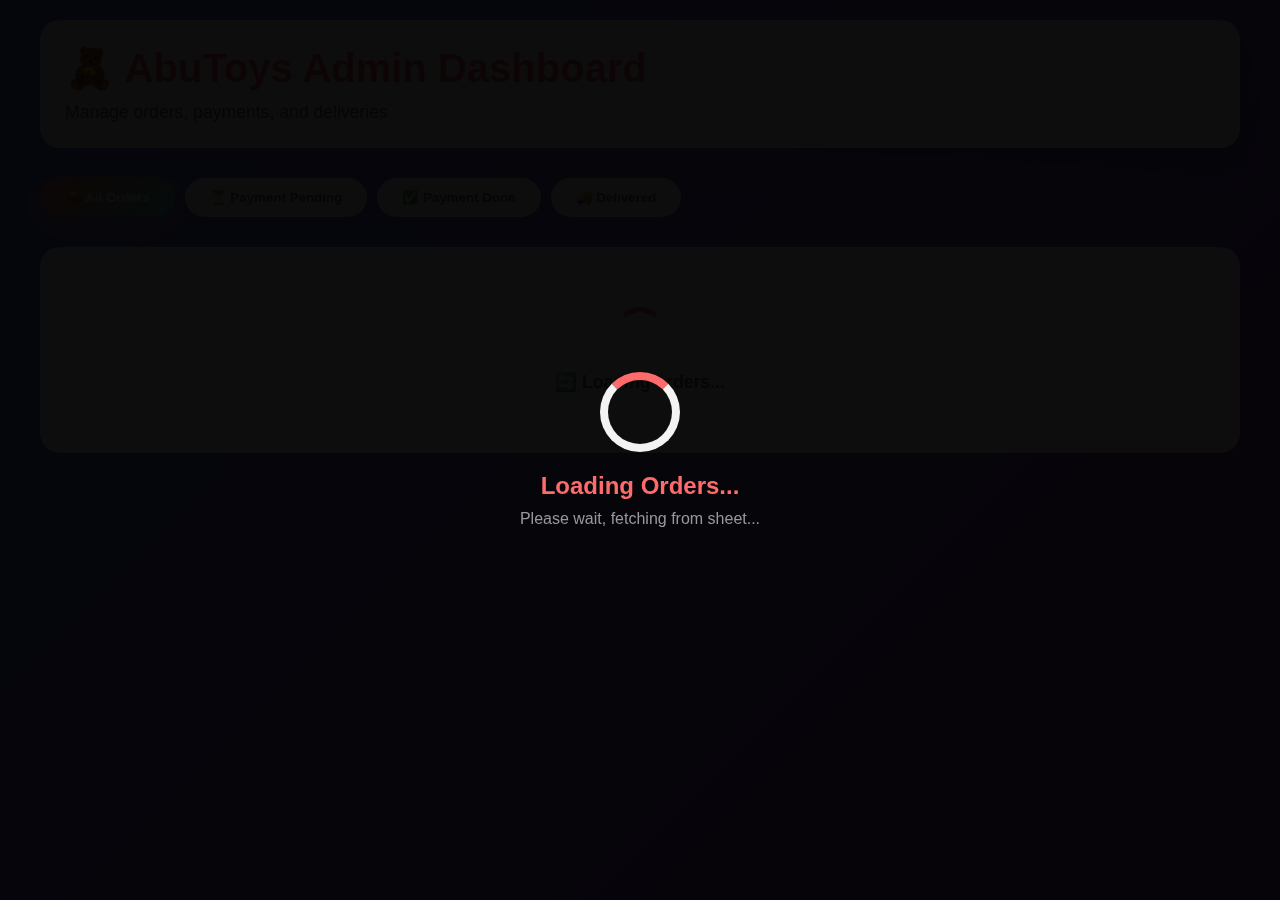
<file: orderupdate.html>
<!DOCTYPE html>
<html lang="en">

<head>
  <meta charset="UTF-8">
  <meta name="viewport" content="width=device-width, initial-scale=1.0">
  <title>🧸 AbuToys Admin Dashboard</title>
  <link rel="stylesheet" href="https://cdnjs.cloudflare.com/ajax/libs/font-awesome/6.4.0/css/all.min.css">
  <style>
    * {
      margin: 0;
      padding: 0;
      box-sizing: border-box;
      font-family: 'Poppins', sans-serif;
    }

    body {
      background: linear-gradient(135deg, #667eea 0%, #764ba2 100%);
      min-height: 100vh;
      padding: 20px;
    }

    /* HIDE SCROLLBAR */
    body::-webkit-scrollbar,
    .modal-content::-webkit-scrollbar {
      display: none;
    }

    body,
    .modal-content {
      -ms-overflow-style: none;
      scrollbar-width: none;
    }

    .container {
      max-width: 1200px;
      margin: 0 auto;
    }

    /* LOADER */
    .loader {
      position: fixed;
      top: 0;
      left: 0;
      width: 100%;
      height: 100%;
      background: rgba(0, 0, 0, 0.95);
      display: flex;
      align-items: center;
      justify-content: center;
      z-index: 9999;
      animation: fadeOut 0.5s ease 2s forwards;
    }

    .loader-content {
      text-align: center;
      color: white;
    }

    .spinner {
      width: 80px;
      height: 80px;
      border: 8px solid #f3f3f3;
      border-top: 8px solid #FF6B6B;
      border-radius: 50%;
      animation: spin 1s linear infinite;
      margin: 0 auto 20px;
    }

    @keyframes spin {
      0% {
        transform: rotate(0deg);
      }

      100% {
        transform: rotate(360deg);
      }
    }

    @keyframes fadeOut {
      to {
        opacity: 0;
        visibility: hidden;
      }
    }

    /* HEADER */
    .header {
      background: white;
      padding: 25px;
      border-radius: 20px;
      margin-bottom: 30px;
      box-shadow: 0 10px 40px rgba(0, 0, 0, 0.15);
      animation: slideDown 0.6s ease;
    }

    .header h1 {
      color: #FF6B6B;
      font-size: 2.5rem;
      margin-bottom: 10px;
    }

    .header p {
      color: #666;
      font-size: 1.1rem;
    }

    @keyframes slideDown {
      from {
        opacity: 0;
        transform: translateY(-30px);
      }

      to {
        opacity: 1;
        transform: translateY(0);
      }
    }

    /* FILTER TABS */
    .filter-tabs {
      display: flex;
      gap: 10px;
      margin-bottom: 30px;
      flex-wrap: wrap;
    }

    .tab-btn {
      padding: 12px 25px;
      border: none;
      border-radius: 25px;
      background: white;
      color: #666;
      font-weight: 600;
      cursor: pointer;
      transition: all 0.3s ease;
      box-shadow: 0 4px 15px rgba(0, 0, 0, 0.1);
    }

    .tab-btn:hover {
      transform: translateY(-3px);
      box-shadow: 0 6px 20px rgba(0, 0, 0, 0.15);
    }

    .tab-btn.active {
      background: linear-gradient(135deg, #FF6B6B, #4ECDC4);
      color: white;
      box-shadow: 0 8px 25px rgba(255, 107, 107, 0.4);
    }

    /* ORDERS GRID */
    .orders-grid {
      display: grid;
      grid-template-columns: repeat(auto-fill, minmax(350px, 1fr));
      gap: 25px;
    }

    .order-card {
      background: white;
      border-radius: 18px;
      padding: 25px;
      box-shadow: 0 8px 30px rgba(0, 0, 0, 0.1);
      transition: all 0.4s cubic-bezier(0.175, 0.885, 0.32, 1.275);
      animation: slideUp 0.5s ease;
      border-left: 5px solid #FF6B6B;
    }

    .order-card:hover {
      transform: translateY(-10px);
      box-shadow: 0 15px 50px rgba(0, 0, 0, 0.2);
    }

    @keyframes slideUp {
      from {
        opacity: 0;
        transform: translateY(30px);
      }

      to {
        opacity: 1;
        transform: translateY(0);
      }
    }

    .order-code {
      font-size: 1.5rem;
      font-weight: 700;
      color: #FF6B6B;
      margin-bottom: 15px;
      word-break: break-all;
    }

    .order-detail {
      margin-bottom: 12px;
      padding-bottom: 12px;
      border-bottom: 1px solid #e0e0e0;
      color: #555;
    }

    .order-detail strong {
      color: #333;
      display: block;
      margin-bottom: 4px;
    }

    .order-detail:last-of-type {
      border-bottom: none;
    }

    /* STATUS BADGE */
    .status-badge {
      display: inline-block;
      padding: 8px 15px;
      border-radius: 20px;
      font-size: 0.9rem;
      font-weight: 600;
      margin-top: 10px;
    }

    .status-pending {
      background: #fff3cd;
      color: #856404;
    }

    .status-confirmed {
      background: #d1ecf1;
      color: #0c5460;
    }

    .status-delivered {
      background: #d4edda;
      color: #155724;
    }

    /* EDIT BUTTON */
    .edit-btn {
      width: 100%;
      padding: 12px;
      background: linear-gradient(135deg, #FF6B6B, #4ECDC4);
      color: white;
      border: none;
      border-radius: 12px;
      font-weight: 700;
      cursor: pointer;
      margin-top: 15px;
      transition: all 0.3s ease;
    }

    .edit-btn:hover {
      transform: scale(1.05);
      box-shadow: 0 8px 20px rgba(255, 107, 107, 0.4);
    }

    .edit-btn:active {
      transform: scale(0.98);
    }

    /* MODAL */
    .modal {
      display: none;
      position: fixed;
      top: 0;
      left: 0;
      width: 100%;
      height: 100%;
      background: rgba(0, 0, 0, 0.7);
      z-index: 1000;
      align-items: center;
      justify-content: center;
      animation: fadeIn 0.3s ease;
    }

    .modal.active {
      display: flex;
    }

    @keyframes fadeIn {
      from {
        opacity: 0;
      }

      to {
        opacity: 1;
      }
    }

    .modal-content {
      background: white;
      border-radius: 20px;
      padding: 40px;
      max-width: 600px;
      width: 90%;
      max-height: 90vh;
      overflow-y: auto;
      animation: slideInUp 0.4s ease;
    }

    @keyframes slideInUp {
      from {
        opacity: 0;
        transform: translateY(50px);
      }

      to {
        opacity: 1;
        transform: translateY(0);
      }
    }

    .modal-header {
      display: flex;
      justify-content: space-between;
      align-items: center;
      margin-bottom: 25px;
      border-bottom: 2px solid #e0e0e0;
      padding-bottom: 15px;
    }

    .modal-header h2 {
      color: #FF6B6B;
      font-size: 1.8rem;
    }

    .close-btn {
      background: #ff6b6b;
      color: white;
      border: none;
      border-radius: 50%;
      width: 40px;
      height: 40px;
      cursor: pointer;
      font-size: 20px;
      transition: all 0.3s ease;
    }

    .close-btn:hover {
      background: #e74c3c;
      transform: rotate(90deg);
    }

    .modal-field {
      margin-bottom: 20px;
    }

    .modal-field label {
      display: block;
      font-weight: 600;
      color: #333;
      margin-bottom: 8px;
    }

    .modal-field input,
    .modal-field textarea {
      width: 100%;
      padding: 12px;
      border: 2px solid #e0e0e0;
      border-radius: 10px;
      font-family: 'Poppins', sans-serif;
      transition: all 0.3s ease;
    }

    .modal-field input:disabled,
    .modal-field textarea:disabled {
      background: #f5f5f5;
      cursor: not-allowed;
    }

    .modal-field input:focus,
    .modal-field textarea:focus {
      outline: none;
      border-color: #FF6B6B;
      box-shadow: 0 0 10px rgba(255, 107, 107, 0.2);
    }

    .checkbox-group {
      display: flex;
      gap: 20px;
      margin-top: 15px;
    }

    .checkbox-item {
      display: flex;
      align-items: center;
      gap: 10px;
    }

    .checkbox-item input[type="checkbox"] {
      width: 20px;
      height: 20px;
      cursor: pointer;
    }

    .modal-buttons {
      display: flex;
      gap: 12px;
      margin-top: 25px;
    }

    .btn-submit {
      flex: 1;
      padding: 14px;
      background: linear-gradient(135deg, #FF6B6B, #4ECDC4);
      color: white;
      border: none;
      border-radius: 12px;
      font-weight: 700;
      cursor: pointer;
      transition: all 0.3s ease;
      position: relative;
      overflow: hidden;
    }

    .btn-submit:hover {
      transform: translateY(-3px);
      box-shadow: 0 8px 20px rgba(255, 107, 107, 0.4);
    }

    .btn-submit.loading {
      pointer-events: none;
      opacity: 0.7;
    }

    .btn-submit.loading::after {
      content: "";
      position: absolute;
      width: 20px;
      height: 20px;
      top: 50%;
      left: 50%;
      margin-left: -10px;
      margin-top: -10px;
      border: 3px solid transparent;
      border-top-color: white;
      border-radius: 50%;
      animation: spin 0.8s linear infinite;
    }

    .btn-cancel {
      flex: 1;
      padding: 14px;
      background: #ddd;
      color: #333;
      border: none;
      border-radius: 12px;
      font-weight: 700;
      cursor: pointer;
      transition: all 0.3s ease;
    }

    .btn-cancel:hover {
      background: #ccc;
    }

    /* EMPTY STATE */
    .empty-state {
      grid-column: 1 / -1;
      text-align: center;
      padding: 80px 20px;
      background: white;
      border-radius: 20px;
    }

    .empty-state i {
      font-size: 80px;
      color: #ddd;
      margin-bottom: 20px;
    }

    .empty-state h3 {
      color: #999;
      font-size: 1.5rem;
      margin-bottom: 10px;
    }

    .empty-state p {
      color: #bbb;
    }

    /* SUCCESS MESSAGE */
    .success-msg {
      position: fixed;
      top: 20px;
      right: 20px;
      background: #4CAF50;
      color: white;
      padding: 15px 25px;
      border-radius: 15px;
      box-shadow: 0 8px 20px rgba(0, 0, 0, 0.2);
      animation: slideInRight 0.4s ease;
      z-index: 2000;
    }

    @keyframes slideInRight {
      from {
        opacity: 0;
        transform: translateX(100px);
      }

      to {
        opacity: 1;
        transform: translateX(0);
      }
    }

    /* RESPONSIVE */
    @media (max-width: 768px) {
      .header h1 {
        font-size: 1.8rem;
      }

      .orders-grid {
        grid-template-columns: 1fr;
      }

      .modal-content {
        padding: 25px;
      }

      .filter-tabs {
        justify-content: center;
      }
    }

    /* LOADING ANIMATION FOR REFRESH */
    .orders-loading {
      grid-column: 1 / -1;
      display: flex;
      flex-direction: column;
      align-items: center;
      justify-content: center;
      padding: 60px 20px;
      background: white;
      border-radius: 20px;
    }

    .orders-loading .spinner-small {
      width: 50px;
      height: 50px;
      border: 5px solid #f3f3f3;
      border-top: 5px solid #FF6B6B;
      border-radius: 50%;
      animation: spin 1s linear infinite;
      margin-bottom: 15px;
    }

    .orders-loading p {
      color: #666;
      font-size: 1.1rem;
      font-weight: 600;
    }
  </style>
</head>

<body>

  <!-- LOADER -->
  <div class="loader">
    <div class="loader-content">
      <div class="spinner"></div>
      <h2 style="color: #FF6B6B; margin-top: 20px;">Loading Orders...</h2>
      <p style="color: #999; margin-top: 10px;">Please wait, fetching from sheet...</p>
    </div>
  </div>

  <div class="container">
    <!-- HEADER -->
    <div class="header">
      <h1>🧸 AbuToys Admin Dashboard</h1>
      <p>Manage orders, payments, and deliveries</p>
    </div>

    <!-- FILTER TABS -->
    <div class="filter-tabs">
      <button class="tab-btn active" data-filter="all">📦 All Orders</button>
      <button class="tab-btn" data-filter="pending">⏳ Payment Pending</button>
      <button class="tab-btn" data-filter="confirmed">✅ Payment Done</button>
      <button class="tab-btn" data-filter="delivered">🚚 Delivered</button>
    </div>

    <!-- ORDERS GRID -->
    <div class="orders-grid" id="ordersGrid"></div>
  </div>

  <!-- EDIT MODAL -->
  <div class="modal" id="editModal">
    <div class="modal-content">
      <div class="modal-header">
        <h2>✏️ Edit Order</h2>
        <button class="close-btn" onclick="closeModal()">&times;</button>
      </div>

      <div class="modal-field">
        <label>📦 Order Code</label>
        <input type="text" id="editOrderCode" disabled>
      </div>

      <div class="modal-field">
        <label>👤 Customer Name</label>
        <input type="text" id="editName" disabled>
      </div>

      <div class="modal-field">
        <label>🧸 Product Name</label>
        <input type="text" id="editProduct" disabled>
      </div>

      <div class="modal-field">
        <label>💰 Total Price</label>
        <input type="text" id="editPrice" disabled>
      </div>

      <div class="modal-field">
        <label>📍 Full Address</label>
        <textarea id="editAddress" rows="3" disabled></textarea>
      </div>

      <div class="modal-field">
        <label>📧 Email</label>
        <input type="email" id="editEmail" disabled>
      </div>

      <div style="background: #f5f5f5; padding: 15px; border-radius: 12px; margin-bottom: 20px;">
        <h3 style="color: #333; margin-bottom: 15px;">Update Status</h3>

        <div class="checkbox-group" style="flex-direction: column; gap: 12px;">
          <div class="checkbox-item">
            <input type="checkbox" id="paymentCheckbox">
            <label for="paymentCheckbox" style="margin: 0; cursor: pointer;">
              💳 Payment Received (Mark as OK)
            </label>
          </div>

          <div class="checkbox-item">
            <input type="checkbox" id="statusCheckbox">
            <label for="statusCheckbox" style="margin: 0; cursor: pointer;">
              📦 Order Delivered (Mark as OK)
            </label>
          </div>
        </div>
      </div>

      <div class="modal-buttons">
        <button class="btn-submit" onclick="saveChanges()">💾 Save Changes</button>
        <button class="btn-cancel" onclick="closeModal()">Cancel</button>
      </div>
    </div>
  </div>

  <script>
    // Check if page is refreshed or first load
    window.addEventListener('DOMContentLoaded', () => {
      const isRefreshed = sessionStorage.getItem('pageLoaded');

      if (isRefreshed) {
        // Agar refresh hai to loader hide kar do instantly
        document.querySelector('.loader').style.display = 'none';
      } else {
        // First time load hai
        sessionStorage.setItem('pageLoaded', 'true');
      }
    });
    const APPS_SCRIPT_URL = "https://script.google.com/macros/s/AKfycby9y91JyW1B7024fY3XBxg_kX_FHEGHwtcfiePOGjng2-T_91PReQdAY_Fxftf5JIUiDg/exec";

    let allOrders = [];
    let currentEditingOrder = null;

    // LOAD ORDERS
    async function loadOrders(isAutoRefresh = false) {
      try {
        // Agar first time load hai aur orders empty hain
        if (!isAutoRefresh && allOrders.length === 0) {
          const activeFilter = document.querySelector('.tab-btn.active').dataset.filter;
          renderOrders(activeFilter); // Yeh loading animation dikhayega
        }

        const response = await fetch(APPS_SCRIPT_URL);
        const data = await response.json();

        if (data.success && data.orders) {
          allOrders = data.orders;

          const activeFilter = document.querySelector('.tab-btn.active').dataset.filter;
          renderOrders(activeFilter, isAutoRefresh);

          // Hide loader only on first load
          if (!isAutoRefresh) {
            setTimeout(() => {
              document.querySelector('.loader').style.opacity = '0';
              document.querySelector('.loader').style.pointerEvents = 'none';
            }, 2000);
          }
        }
      } catch (err) {
        console.error('Error loading orders:', err);
        if (!isAutoRefresh) {
          alert('Failed to load orders!');
        }
      }
    }

    // RENDER ORDERS (NO BLINK UPDATE)
    function renderOrders(filter, skipAnimation = false) {
      const grid = document.getElementById('ordersGrid');

      if (allOrders.length === 0) {
        grid.innerHTML = `
            <div class="orders-loading">
                <div class="spinner-small"></div>
                <p>🔄 Loading orders...</p>
            </div>
        `;
        return;
      }

      let filtered = [...allOrders].reverse();

      if (filter === 'pending') {
        filtered = filtered.filter(o => o.Payment !== 'ok');
      } else if (filter === 'confirmed') {
        filtered = filtered.filter(o => o.Payment === 'ok' && o.Status !== 'ok');
      } else if (filter === 'delivered') {
        filtered = filtered.filter(o => o.Status === 'ok');
      }

      if (filtered.length === 0) {
        grid.innerHTML = `
            <div class="empty-state">
                <i class="fas fa-inbox"></i>
                <h3>No orders found</h3>
                <p>Try a different filter</p>
            </div>
        `;
        return;
      }

      // Check if orders already exist
      const existingCards = grid.querySelectorAll('.order-card');
      const existingCodes = Array.from(existingCards).map(card =>
        card.querySelector('.order-code').textContent
      );

      filtered.forEach((order, index) => {
        const orderCode = order['Order Code'];
        const existingCard = Array.from(existingCards).find(card =>
          card.querySelector('.order-code').textContent === orderCode
        );

        if (existingCard) {
          // Update existing card without animation
          const statusBadge = getStatusBadge(order);
          existingCard.querySelector('.order-detail:nth-child(2)').innerHTML = `
                <strong>👤 Customer:</strong>
                ${order['User Name']}
            `;
          existingCard.querySelector('.order-detail:nth-child(3)').innerHTML = `
                <strong>🧸 Product:</strong>
                ${order['Product Name']}
            `;
          existingCard.querySelector('.order-detail:nth-child(4)').innerHTML = `
                <strong>💰 Total Price:</strong>
                ₹${order['Total Price']}
            `;

          // Update status badge
          const oldBadge = existingCard.querySelector('.status-badge');
          const tempDiv = document.createElement('div');
          tempDiv.innerHTML = statusBadge;
          const newBadge = tempDiv.firstChild;
          oldBadge.replaceWith(newBadge);
        } else {
          // New order - add with animation
          const statusBadge = getStatusBadge(order);
          const card = document.createElement('div');
          card.className = 'order-card';
          if (!skipAnimation) {
            card.style.animation = 'slideUp 0.5s ease';
          }
          card.innerHTML = `
                <div class="order-code">${order['Order Code']}</div>
                <div class="order-detail">
                    <strong>👤 Customer:</strong>
                    ${order['User Name']}
                </div>
                <div class="order-detail">
                    <strong>🧸 Product:</strong>
                    ${order['Product Name']}
                </div>
                <div class="order-detail">
                    <strong>💰 Total Price:</strong>
                    ₹${order['Total Price']}
                </div>
                ${statusBadge}
                <button class="edit-btn" onclick="openEditModal('${order['Order Code']}')">
                    ✏️ Edit Order
                </button>
            `;

          // Insert at correct position
          if (grid.children[index]) {
            grid.insertBefore(card, grid.children[index]);
          } else {
            grid.appendChild(card);
          }
        }
      });

      // Remove cards that no longer exist
      Array.from(existingCards).forEach(card => {
        const code = card.querySelector('.order-code').textContent;
        if (!filtered.find(o => o['Order Code'] === code)) {
          card.remove();
        }
      });
    }

    // GET STATUS BADGE
    function getStatusBadge(order) {
      const payment = order.Payment;
      const status = order.Status;

      if (status === 'ok') {
        return '<span class="status-badge status-delivered">✅ Delivered</span>';
      } else if (payment === 'ok') {
        return '<span class="status-badge status-confirmed">🚚 Payment Done - Delivery Pending</span>';
      } else {
        return '<span class="status-badge status-pending">⏳ Payment Pending</span>';
      }
    }

    // OPEN EDIT MODAL
    function openEditModal(orderCode) {
      const order = allOrders.find(o => o['Order Code'] === orderCode);
      if (!order) return;

      currentEditingOrder = order;

      document.getElementById('editOrderCode').value = order['Order Code'];
      document.getElementById('editName').value = order['User Name'];
      document.getElementById('editProduct').value = order['Product Name'];
      document.getElementById('editPrice').value = `₹${order['Total Price']}`;
      document.getElementById('editAddress').value = order['Full Address'];
      document.getElementById('editEmail').value = order['Email'];

      document.getElementById('paymentCheckbox').checked = order.Payment === 'ok';
      document.getElementById('statusCheckbox').checked = order.Status === 'ok';

      document.getElementById('editModal').classList.add('active');
    }

    // CLOSE MODAL
    function closeModal() {
      document.getElementById('editModal').classList.remove('active');
      currentEditingOrder = null;
    }

    // SAVE CHANGES
    async function saveChanges() {
      if (!currentEditingOrder) return;

      // Loading animation start
      const saveBtn = document.querySelector('.btn-submit');
      saveBtn.classList.add('loading');
      saveBtn.innerHTML = 'Saving...';

      const paymentOk = document.getElementById('paymentCheckbox').checked ? 'ok' : '';
      const statusOk = document.getElementById('statusCheckbox').checked ? 'ok' : '';

      const updates = {
        Payment: paymentOk,
        Status: statusOk
      };

      try {
        const response = await fetch(APPS_SCRIPT_URL, {
          method: 'POST',
          body: JSON.stringify({
            action: 'update',
            orderCode: currentEditingOrder['Order Code'],
            updates: updates
          })
        });

        const result = await response.json();

        if (result.success) {
          // Update local data immediately
          const orderIndex = allOrders.findIndex(o => o['Order Code'] === currentEditingOrder['Order Code']);
          if (orderIndex !== -1) {
            allOrders[orderIndex].Payment = paymentOk;
            allOrders[orderIndex].Status = statusOk;
          }

          // Reset button
          saveBtn.classList.remove('loading');
          saveBtn.innerHTML = '💾 Save Changes';

          showSuccessMessage('✅ Order updated successfully!');
          closeModal();

          // Re-render with updated data
          const activeFilter = document.querySelector('.tab-btn.active').dataset.filter;
          renderOrders(activeFilter);
        } else {
          alert('Error: ' + result.message);
        }
      } catch (err) {
        console.error('Error saving:', err);

        // Reset button on error
        const saveBtn = document.querySelector('.btn-submit');
        saveBtn.classList.remove('loading');
        saveBtn.innerHTML = '💾 Save Changes';

        alert('Failed to save changes!');
      }
    }

    // SHOW SUCCESS MESSAGE
    function showSuccessMessage(msg) {
      const div = document.createElement('div');
      div.className = 'success-msg';
      div.innerHTML = msg;
      document.body.appendChild(div);

      setTimeout(() => {
        div.style.animation = 'slideInRight 0.4s ease reverse';
        setTimeout(() => div.remove(), 400);
      }, 3000);
    }

    // FILTER TABS
    document.querySelectorAll('.tab-btn').forEach(btn => {
      btn.addEventListener('click', () => {
        document.querySelectorAll('.tab-btn').forEach(b => b.classList.remove('active'));
        btn.classList.add('active');
        renderOrders(btn.dataset.filter);
      });
    });

    // CLOSE MODAL ON OUTSIDE CLICK
    document.getElementById('editModal').addEventListener('click', (e) => {
      if (e.target.id === 'editModal') closeModal();
    });


    // LOAD ON PAGE LOAD
    loadOrders();

    // AUTO REFRESH EVERY 5 SECONDS
    setInterval(() => {
      loadOrders(true); // true = auto refresh mode
    }, 5000);
  </script>

</body>

</html>
</file>
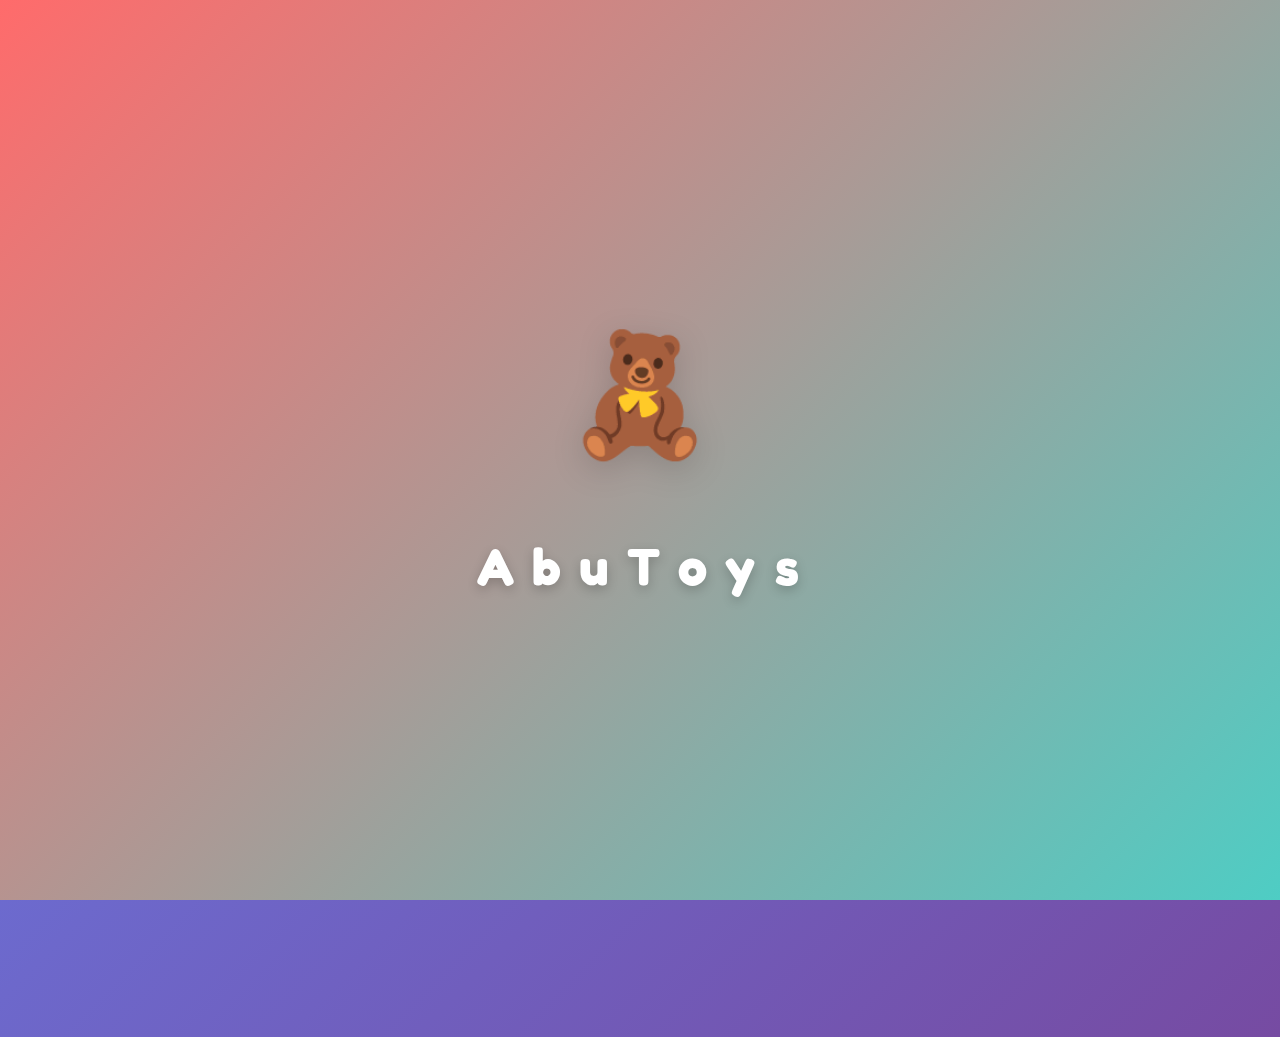
<file: payment.html>
<!DOCTYPE html>
<html lang="en">
<head>
    <meta charset="UTF-8">
    <meta name="viewport" content="width=device-width, initial-scale=1.0">
    <title>AbuToys - Payment</title>
    <link rel="stylesheet" href="https://cdnjs.cloudflare.com/ajax/libs/font-awesome/6.5.1/css/all.min.css">
    <link href="https://fonts.googleapis.com/css2?family=Fredoka+One:wght@400&family=Poppins:wght@300;400;500;600;700&display=swap" rel="stylesheet">
    <script>
        document.addEventListener('contextmenu', e => e.preventDefault());
        document.addEventListener('keydown', function (e) {
            if (e.keyCode === 123 ||
                (e.ctrlKey && e.shiftKey && e.keyCode === 73) ||
                (e.ctrlKey && e.shiftKey && e.keyCode === 67) ||
                (e.ctrlKey && e.keyCode === 85) ||
                (e.ctrlKey && e.keyCode === 83)) {
                e.preventDefault();
                return false;
            }
        });
    </script>
    <style>
        * {
            margin: 0;
            padding: 0;
            box-sizing: border-box;
        }

        body {
            font-family: 'Poppins', sans-serif;
            background: linear-gradient(135deg, #667eea 0%, #764ba2 100%);
            min-height: 100vh;
            display: flex;
            align-items: center;
            justify-content: center;
            overflow-x: hidden;
        }

        .abutoys-loader-container {
            position: fixed;
            top: 0;
            left: 0;
            width: 100%;
            height: 100%;
            background: linear-gradient(135deg, #FF6B6B 0%, #4ECDC4 100%);
            display: flex;
            align-items: center;
            justify-content: center;
            z-index: 99999;
            overflow: hidden;
            opacity: 1;
            transition: opacity 0.6s ease-out;
        }

        .abutoys-loader-container.fade-out {
            opacity: 0;
            pointer-events: none;
        }

        .abutoys-loader-container.hidden {
            display: none;
        }

        .loader-content {
            display: flex;
            flex-direction: column;
            align-items: center;
            justify-content: center;
        }

        @keyframes bounceIn {
            0% { transform: scale(0.8); opacity: 0; }
            50% { transform: scale(1.05); }
            100% { transform: scale(1); opacity: 1; }
        }

        @keyframes float {
            0%, 100% { transform: translateY(0px); }
            50% { transform: translateY(-25px); }
        }

        .teddy-container {
            animation: bounceIn 0.8s ease-out;
            margin-bottom: 40px;
        }

        .teddy-emoji {
            font-size: 120px;
            animation: float 2s ease-in-out infinite;
            filter: drop-shadow(0 8px 16px rgba(0, 0, 0, 0.15));
        }

        @keyframes slideInUp {
            0% { transform: translateY(50px); opacity: 0; }
            100% { transform: translateY(0); opacity: 1; }
        }

        @keyframes glow {
            0%, 100% { color: #ffffff; text-shadow: 0 0 5px rgba(255, 255, 255, 0.3); }
            50% { color: #fffacd; text-shadow: 0 0 15px rgba(255, 255, 255, 0.6), 0 0 25px rgba(255, 200, 100, 0.3); }
        }

        @keyframes pulse-scale {
            0%, 100% { transform: scaleY(0.8); }
            50% { transform: scaleY(1.2); }
        }

        .abutoys-text {
            font-family: 'Fredoka One', cursive;
            font-size: 52px;
            font-weight: 800;
            letter-spacing: 3px;
            animation: slideInUp 1s ease-out 0.3s both;
            color: #ffffff;
            text-shadow: 0 4px 12px rgba(0, 0, 0, 0.2);
            margin-top: 10px;
        }

        .text-char {
            display: inline-block;
            animation: glow 2.5s ease-in-out infinite, pulse-scale 2s ease-in-out infinite;
            min-width: 30px;
            text-align: center;
        }

        .text-char:nth-child(1) { animation-delay: 0s, 0s; }
        .text-char:nth-child(2) { animation-delay: 0.15s, 0.1s; }
        .text-char:nth-child(3) { animation-delay: 0.3s, 0.2s; }
        .text-char:nth-child(4) { animation-delay: 0.45s, 0.3s; }
        .text-char:nth-child(5) { animation-delay: 0.6s, 0.4s; }
        .text-char:nth-child(6) { animation-delay: 0.75s, 0.5s; }
        .text-char:nth-child(7) { animation-delay: 0.9s, 0.6s; }

        .payment-container {
            width: 90%;
            max-width: 550px;
            background: white;
            border-radius: 25px;
            box-shadow: 0 30px 60px rgba(0, 0, 0, 0.3);
            overflow: hidden;
            animation: slideUp 0.8s cubic-bezier(0.34, 1.56, 0.64, 1);
            opacity: 0;
        }

        .payment-container.show {
            opacity: 1;
        }

        @keyframes slideUp {
            from {
                opacity: 0;
                transform: translateY(50px);
            }
            to {
                opacity: 1;
                transform: translateY(0);
            }
        }

        .payment-header {
            background: linear-gradient(135deg, #FF6B6B 0%, #4ECDC4 100%);
            color: white;
            padding: 40px 30px;
            text-align: center;
            position: relative;
            overflow: hidden;
        }

        .payment-header::before {
            content: '';
            position: absolute;
            top: -50%;
            right: -50%;
            width: 200px;
            height: 200px;
            background: rgba(255, 255, 255, 0.1);
            border-radius: 50%;
            animation: float 8s ease-in-out infinite;
        }

        .payment-header h1 {
            font-family: 'Fredoka One', cursive;
            font-size: 2rem;
            margin-bottom: 10px;
            position: relative;
            z-index: 1;
            text-shadow: 0 4px 10px rgba(0, 0, 0, 0.2);
        }

        .payment-header p {
            font-size: 1.1rem;
            opacity: 0.95;
            position: relative;
            z-index: 1;
        }

        .payment-content {
            padding: 40px 30px;
        }

        .order-info {
            background: #f8f9fa;
            padding: 25px;
            border-radius: 15px;
            margin-bottom: 30px;
            border-left: 5px solid #FF6B6B;
            animation: fadeIn 0.6s ease 0.2s both;
        }

        @keyframes fadeIn {
            from { opacity: 0; transform: translateY(10px); }
            to { opacity: 1; transform: translateY(0); }
        }

        .order-info h3 {
            color: #333;
            font-size: 1.1rem;
            margin-bottom: 15px;
            display: flex;
            align-items: center;
            gap: 10px;
        }

        .order-detail {
            display: flex;
            justify-content: space-between;
            align-items: center;
            padding: 10px 0;
            border-bottom: 1px solid rgba(0, 0, 0, 0.05);
            font-size: 1rem;
            color: #555;
        }

        .order-detail:last-child {
            border-bottom: none;
        }

        .order-detail strong {
            color: #333;
        }

        .order-detail.total {
            border-top: 2px solid #FF6B6B;
            padding-top: 15px;
            margin-top: 10px;
            font-size: 1.2rem;
            font-weight: 700;
            color: #FF6B6B;
        }

        .amount-box {
            background: linear-gradient(135deg, #667eea 0%, #764ba2 100%);
            color: white;
            padding: 30px;
            border-radius: 15px;
            text-align: center;
            margin-bottom: 30px;
            box-shadow: 0 10px 30px rgba(102, 126, 234, 0.3);
            animation: fadeIn 0.6s ease 0.3s both;
        }

        .amount-box p {
            font-size: 0.95rem;
            opacity: 0.9;
            margin-bottom: 10px;
        }

        .amount-value {
            font-size: 3rem;
            font-weight: 800;
            font-family: 'Courier New', monospace;
            letter-spacing: 2px;
            text-shadow: 0 4px 15px rgba(0, 0, 0, 0.2);
        }

        .info-box {
            background: #e8f5e9;
            border-left: 5px solid #4CAF50;
            padding: 20px;
            border-radius: 10px;
            margin-bottom: 30px;
            animation: fadeIn 0.6s ease 0.4s both;
        }

        .info-box h4 {
            color: #2e7d32;
            margin-bottom: 8px;
            display: flex;
            align-items: center;
            gap: 8px;
        }

        .info-box p {
            color: #2e7d32;
            font-size: 0.95rem;
            line-height: 1.6;
        }

        .payment-button {
            width: 100%;
            padding: 18px;
            border: none;
            border-radius: 15px;
            background: linear-gradient(45deg, #FF6B6B, #4ECDC4);
            color: white;
            font-size: 1.1rem;
            font-weight: 700;
            cursor: pointer;
            transition: all 0.3s ease;
            display: flex;
            align-items: center;
            justify-content: center;
            gap: 12px;
            box-shadow: 0 8px 25px rgba(255, 107, 107, 0.3);
            animation: fadeIn 0.6s ease 0.5s both;
        }

        .payment-button:hover {
            transform: translateY(-3px);
            box-shadow: 0 12px 35px rgba(255, 107, 107, 0.5);
        }

        .payment-button:active {
            transform: translateY(-1px);
        }

        .payment-button i {
            font-size: 1.3rem;
        }

        .security-badge {
            display: flex;
            align-items: center;
            justify-content: center;
            gap: 8px;
            color: #999;
            font-size: 0.85rem;
            margin-top: 20px;
            animation: fadeIn 0.6s ease 0.6s both;
        }

        .security-badge i {
            color: #4CAF50;
            font-size: 1.1rem;
        }

        .payment-loader {
            display: none;
            position: fixed;
            top: 0;
            left: 0;
            width: 100%;
            height: 100%;
            background: rgba(0, 0, 0, 0.7);
            z-index: 10000;
            align-items: center;
            justify-content: center;
            flex-direction: column;
        }

        .payment-loader.show {
            display: flex;
        }

        .loader-wrapper {
            display: flex;
            flex-direction: column;
            align-items: center;
            justify-content: center;
            gap: 30px;
        }

        .loader-spinner {
            width: 80px;
            height: 80px;
            border: 8px solid rgba(255, 255, 255, 0.2);
            border-top: 8px solid white;
            border-radius: 50%;
            animation: spin 1s linear infinite;
        }

        @keyframes spin {
            0% { transform: rotate(0deg); }
            100% { transform: rotate(360deg); }
        }

        .loader-text {
            color: white;
            font-size: 1.2rem;
            font-weight: 600;
            text-align: center;
            animation: pulse 1.5s ease-in-out infinite;
        }

        @keyframes pulse {
            0%, 100% { opacity: 0.7; }
            50% { opacity: 1; }
        }

        @media (max-width: 768px) {
            .payment-container {
                width: 95%;
            }

            .payment-header {
                padding: 30px 20px;
            }

            .payment-header h1 {
                font-size: 1.6rem;
            }

            .payment-content {
                padding: 25px 20px;
            }

            .amount-value {
                font-size: 2.5rem;
            }

            .payment-button {
                font-size: 1rem;
                padding: 15px;
            }
        }

        @media (max-width: 480px) {
            .payment-header h1 {
                font-size: 1.3rem;
            }

            .amount-value {
                font-size: 2rem;
            }

            .order-info {
                padding: 15px;
            }

            .payment-button {
                font-size: 0.95rem;
                padding: 14px;
            }
        }
    </style>
</head>
<body>
    <div id="abutoys-page-loader" class="abutoys-loader-container">
        <div class="loader-content">
            <div class="teddy-container">
                <div class="teddy-emoji">🧸</div>
            </div>
            <div class="abutoys-text">
                <span class="text-char">A</span>
                <span class="text-char">b</span>
                <span class="text-char">u</span>
                <span class="text-char">T</span>
                <span class="text-char">o</span>
                <span class="text-char">y</span>
                <span class="text-char">s</span>
            </div>
        </div>
    </div>

    <div id="paymentLoader" class="payment-loader">
        <div class="loader-wrapper">
            <div class="loader-spinner"></div>
            <div class="loader-text">⏳ Processing Payment...</div>
        </div>
    </div>

    <div class="payment-container" id="paymentContainer">
        <div class="payment-header">
            <h1>🧸 AbuToys Payment</h1>
            <p>Complete Your Order</p>
        </div>

        <div class="payment-content">
            <div class="order-info">
                <h3>
                    <i class="fas fa-shopping-bag" style="color: #FF6B6B;"></i>
                    Order Details
                </h3>
                <div class="order-detail">
                    <strong>Order Code:</strong>
                    <span id="orderCode">-</span>
                </div>
                <div class="order-detail">
                    <strong>Product:</strong>
                    <span id="productName">-</span>
                </div>
                <div class="order-detail">
                    <strong>Product Price:</strong>
                    <span id="productPrice">₹0</span>
                </div>
                <div class="order-detail">
                    <strong>Delivery Charge:</strong>
                    <span id="deliveryCharge">₹0</span>
                </div>
                <div class="order-detail total">
                    <strong>Total Amount:</strong>
                    <span id="totalAmount">₹0</span>
                </div>
            </div>

            <div class="amount-box">
                <p>Amount to Pay</p>
                <div class="amount-value" id="displayAmount">₹0</div>
            </div>

            <div class="info-box">
                <h4>
                    <i class="fas fa-check-circle"></i>
                    Secure Payment
                </h4>
                <p>Your payment is secure and encrypted. Click below to complete payment via UPI.</p>
            </div>

            <button class="payment-button" id="paymentBtn">
                <i class="fas fa-mobile-alt"></i>
                <span>Pay Now with UPI</span>
            </button>

            <div class="security-badge">
                <i class="fas fa-lock"></i>
                <span>100% Secure Transaction</span>
            </div>
        </div>
    </div>

    <script>
        function hasLoaderBeenShown() {
            return sessionStorage.getItem("abutoys_payment_loader_shown") === "true";
        }

        function markLoaderAsShown() {
            sessionStorage.setItem("abutoys_payment_loader_shown", "true");
        }

        function hidePageLoadLoader() {
            const loader = document.getElementById("abutoys-page-loader");
            if (loader) {
                loader.classList.add("fade-out");
                setTimeout(() => {
                    loader.classList.add("hidden");
                }, 600);
            }
        }

        function initializeLoader() {
            if (!hasLoaderBeenShown()) {
                markLoaderAsShown();
                setTimeout(() => {
                    hidePageLoadLoader();
                    showPaymentContainer();
                }, 2000);
            } else {
                const loader = document.getElementById("abutoys-page-loader");
                if (loader) {
                    loader.classList.add("hidden");
                }
                showPaymentContainer();
            }
        }

        function showPaymentContainer() {
            const container = document.getElementById("paymentContainer");
            if (container) {
                setTimeout(() => {
                    container.classList.add("show");
                }, 100);
            }
        }

        function getParameterByName(name, url = window.location.href) {
            name = name.replace(/[\[\]]/g, '\\$&');
            const regex = new RegExp('[?&]' + name + '(=([^&#]*)|&|#|$)');
            const results = regex.exec(url);
            if (!results) return null;
            if (!results[2]) return '';
            return decodeURIComponent(results[2].replace(/\+/g, ' '));
        }

        function populatePaymentDetails() {
            const orderCode = getParameterByName('orderCode') || 'ABU12345Toys';
            const productName = getParameterByName('productName') || 'Toy Product';
            
            // ✅ FIX: Handle 0 values correctly
            const productPriceParam = getParameterByName('productPrice');
            const deliveryChargeParam = getParameterByName('deliveryCharge');
            
            const productPrice = productPriceParam !== null ? parseFloat(productPriceParam) : 500;
            const deliveryCharge = deliveryChargeParam !== null ? parseFloat(deliveryChargeParam) : 50;
            const totalAmount = productPrice + deliveryCharge;

            document.getElementById('orderCode').textContent = orderCode;
            document.getElementById('productName').textContent = productName;
            document.getElementById('productPrice').textContent = `₹${productPrice}`;
            document.getElementById('deliveryCharge').textContent = `₹${deliveryCharge}`;
            document.getElementById('totalAmount').textContent = `₹${totalAmount}`;
            document.getElementById('displayAmount').textContent = `₹${totalAmount}`;

            document.getElementById('paymentBtn').dataset.amount = totalAmount;
            document.getElementById('paymentBtn').dataset.orderCode = orderCode;
            document.getElementById('paymentBtn').dataset.productName = productName;
        }

        document.getElementById('paymentBtn').addEventListener('click', function() {
            const amount = this.dataset.amount;
            const orderCode = this.dataset.orderCode;
            
            document.getElementById('paymentLoader').classList.add('show');

            const upiId = "9879254030@okbizaxis";
            const payeeName = "AbuToys";
            const transactionRef = orderCode;
            const upiUrl = `upi://pay?pa=${upiId}&pn=${payeeName}&am=${amount}&tn=AbuToys%20Order%20${transactionRef}&tr=${transactionRef}`;

            setTimeout(() => {
                window.location.href = upiUrl;
                
                setTimeout(() => {
                    document.getElementById('paymentLoader').classList.remove('show');
                }, 2000);
            }, 1000);
        });

        if (document.readyState === 'loading') {
            document.addEventListener('DOMContentLoaded', () => {
                populatePaymentDetails();
                initializeLoader();
            });
        } else {
            populatePaymentDetails();
            initializeLoader();
        }
    </script>
</body>
</html>
</file>
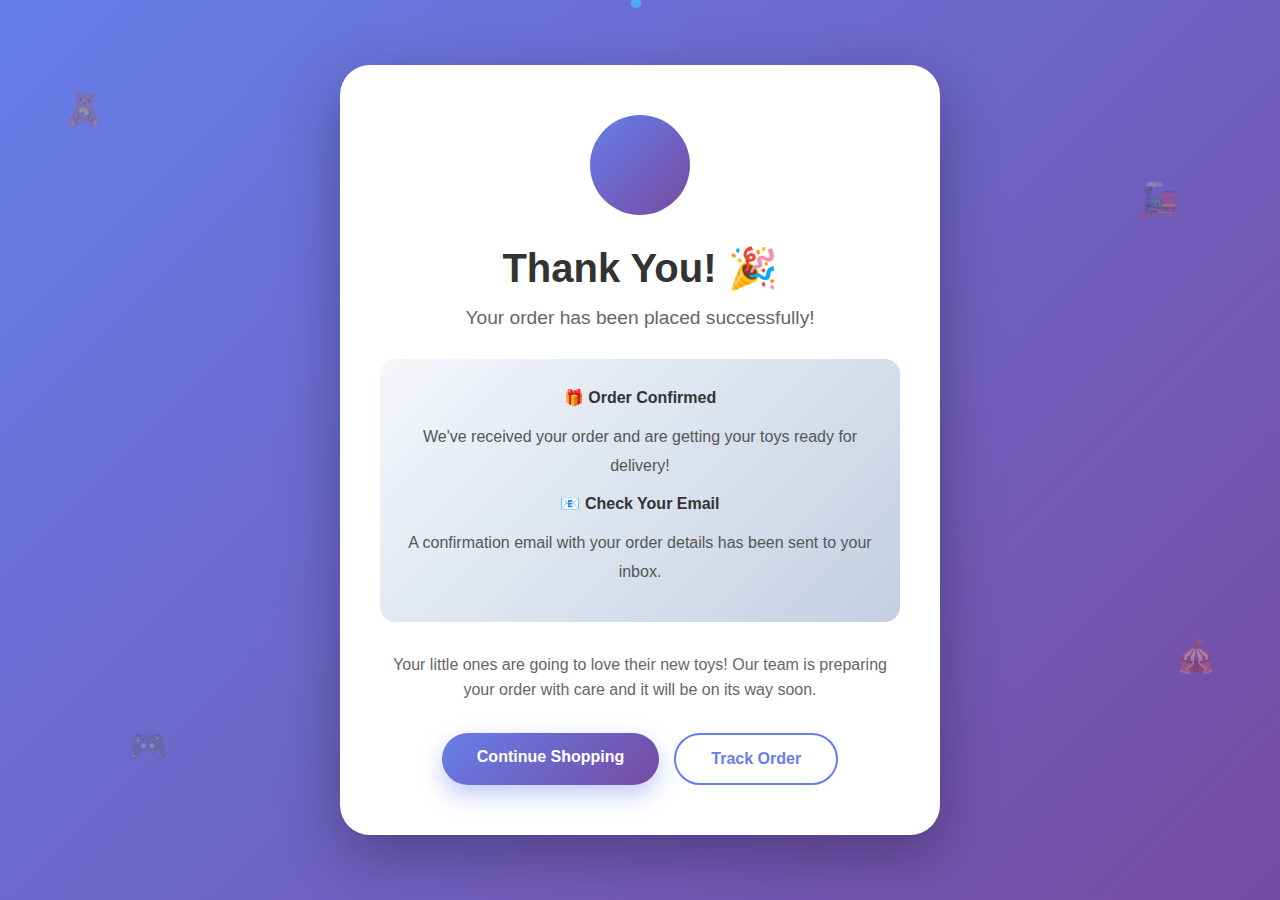
<file: thanks.html>
<!DOCTYPE html>
<html lang="en">
<head>
    <meta charset="UTF-8">
    <meta name="viewport" content="width=device-width, initial-scale=1.0">
    <title>Thank You - AbuToys</title>
    <style>
        * {
            margin: 0;
            padding: 0;
            box-sizing: border-box;
        }

        body {
            font-family: 'Segoe UI', Tahoma, Geneva, Verdana, sans-serif;
            background: linear-gradient(135deg, #667eea 0%, #764ba2 100%);
            min-height: 100vh;
            display: flex;
            justify-content: center;
            align-items: center;
            padding: 20px;
            overflow: hidden;
        }

        .container {
            background: white;
            border-radius: 30px;
            box-shadow: 0 20px 60px rgba(0,0,0,0.3);
            max-width: 600px;
            width: 100%;
            padding: 50px 40px;
            text-align: center;
            position: relative;
            animation: slideUp 0.8s ease-out;
        }

        @keyframes slideUp {
            from {
                opacity: 0;
                transform: translateY(50px);
            }
            to {
                opacity: 1;
                transform: translateY(0);
            }
        }

        .checkmark {
            width: 100px;
            height: 100px;
            margin: 0 auto 30px;
            background: linear-gradient(135deg, #667eea 0%, #764ba2 100%);
            border-radius: 50%;
            display: flex;
            align-items: center;
            justify-content: center;
            animation: scaleIn 0.5s ease-out 0.3s backwards;
        }

        @keyframes scaleIn {
            from {
                transform: scale(0);
            }
            to {
                transform: scale(1);
            }
        }

        .checkmark svg {
            width: 60px;
            height: 60px;
            stroke: white;
            stroke-width: 3;
            fill: none;
            stroke-dasharray: 100;
            stroke-dashoffset: 100;
            animation: drawCheck 0.8s ease-out 0.5s forwards;
        }

        @keyframes drawCheck {
            to {
                stroke-dashoffset: 0;
            }
        }

        h1 {
            font-size: 2.5rem;
            color: #333;
            margin-bottom: 15px;
            animation: fadeIn 0.8s ease-out 0.6s backwards;
        }

        .subtitle {
            font-size: 1.2rem;
            color: #666;
            margin-bottom: 30px;
            animation: fadeIn 0.8s ease-out 0.8s backwards;
        }

        @keyframes fadeIn {
            from {
                opacity: 0;
            }
            to {
                opacity: 1;
            }
        }

        .order-info {
            background: linear-gradient(135deg, #f5f7fa 0%, #c3cfe2 100%);
            border-radius: 15px;
            padding: 25px;
            margin: 30px 0;
            animation: fadeIn 0.8s ease-out 1s backwards;
        }

        .order-info p {
            color: #555;
            font-size: 1rem;
            line-height: 1.8;
            margin-bottom: 10px;
        }

        .order-info p strong {
            color: #333;
        }

        .button-group {
            display: flex;
            gap: 15px;
            margin-top: 30px;
            flex-wrap: wrap;
            justify-content: center;
            animation: fadeIn 0.8s ease-out 1.2s backwards;
        }

        .btn {
            padding: 15px 35px;
            border-radius: 50px;
            text-decoration: none;
            font-weight: 600;
            font-size: 1rem;
            transition: all 0.3s ease;
            display: inline-block;
            cursor: pointer;
        }

        .btn-primary {
            background: linear-gradient(135deg, #667eea 0%, #764ba2 100%);
            color: white;
            box-shadow: 0 10px 25px rgba(102, 126, 234, 0.4);
        }

        .btn-primary:hover {
            transform: translateY(-3px);
            box-shadow: 0 15px 35px rgba(102, 126, 234, 0.6);
        }

        .btn-secondary {
            background: white;
            color: #667eea;
            border: 2px solid #667eea;
        }

        .btn-secondary:hover {
            background: #667eea;
            color: white;
            transform: translateY(-3px);
        }

        .toys-animation {
            position: absolute;
            font-size: 2rem;
            opacity: 0.3;
            animation: float 3s ease-in-out infinite;
        }

        @keyframes float {
            0%, 100% {
                transform: translateY(0);
            }
            50% {
                transform: translateY(-20px);
            }
        }

        .toy1 { top: 10%; left: 5%; animation-delay: 0s; }
        .toy2 { top: 20%; right: 8%; animation-delay: 1s; }
        .toy3 { bottom: 15%; left: 10%; animation-delay: 2s; }
        .toy4 { bottom: 25%; right: 5%; animation-delay: 1.5s; }

        @media (max-width: 600px) {
            .container {
                padding: 40px 25px;
            }

            h1 {
                font-size: 2rem;
            }

            .subtitle {
                font-size: 1rem;
            }

            .button-group {
                flex-direction: column;
            }

            .btn {
                width: 100%;
            }
        }
    </style>
</head>
<body>
    <div class="toys-animation toy1">🧸</div>
    <div class="toys-animation toy2">🚂</div>
    <div class="toys-animation toy3">🎮</div>
    <div class="toys-animation toy4">🎪</div>

    <div class="container">
        <div class="checkmark">
            <svg viewBox="0 0 52 52">
                <path d="M14 27l8 8 16-16" />
            </svg>
        </div>

        <h1>Thank You! 🎉</h1>
        <p class="subtitle">Your order has been placed successfully!</p>

        <div class="order-info">
            <p><strong>🎁 Order Confirmed</strong></p>
            <p>We've received your order and are getting your toys ready for delivery!</p>
            <p><strong>📧 Check Your Email</strong></p>
            <p>A confirmation email with your order details has been sent to your inbox.</p>
        </div>

        <p style="color: #666; margin: 20px 0; line-height: 1.6;">
            Your little ones are going to love their new toys! Our team is preparing your order with care and it will be on its way soon.
        </p>

        <div class="button-group">
            <a href="https://salikweber0.github.io/AbuToys/index.html" class="btn btn-primary">Continue Shopping</a>
            <a href="#" class="btn btn-secondary">Track Order</a>
        </div>
    </div>

    <script>
        // Optional: Add confetti effect
        function createConfetti() {
            const colors = ['#667eea', '#764ba2', '#f093fb', '#4facfe'];
            for (let i = 0; i < 50; i++) {
                setTimeout(() => {
                    const confetti = document.createElement('div');
                    confetti.style.position = 'fixed';
                    confetti.style.width = '10px';
                    confetti.style.height = '10px';
                    confetti.style.backgroundColor = colors[Math.floor(Math.random() * colors.length)];
                    confetti.style.left = Math.random() * 100 + '%';
                    confetti.style.top = '-10px';
                    confetti.style.opacity = '1';
                    confetti.style.borderRadius = '50%';
                    confetti.style.pointerEvents = 'none';
                    confetti.style.zIndex = '9999';
                    document.body.appendChild(confetti);

                    const fall = confetti.animate([
                        { transform: 'translateY(0) rotate(0deg)', opacity: 1 },
                        { transform: `translateY(${window.innerHeight + 10}px) rotate(${Math.random() * 360}deg)`, opacity: 0 }
                    ], {
                        duration: Math.random() * 2000 + 3000,
                        easing: 'cubic-bezier(0.25, 0.46, 0.45, 0.94)'
                    });

                    fall.onfinish = () => confetti.remove();
                }, i * 30);
            }
        }

        // Trigger confetti on page load
        window.addEventListener('load', createConfetti);
    </script>
</body>
</html>
</file>
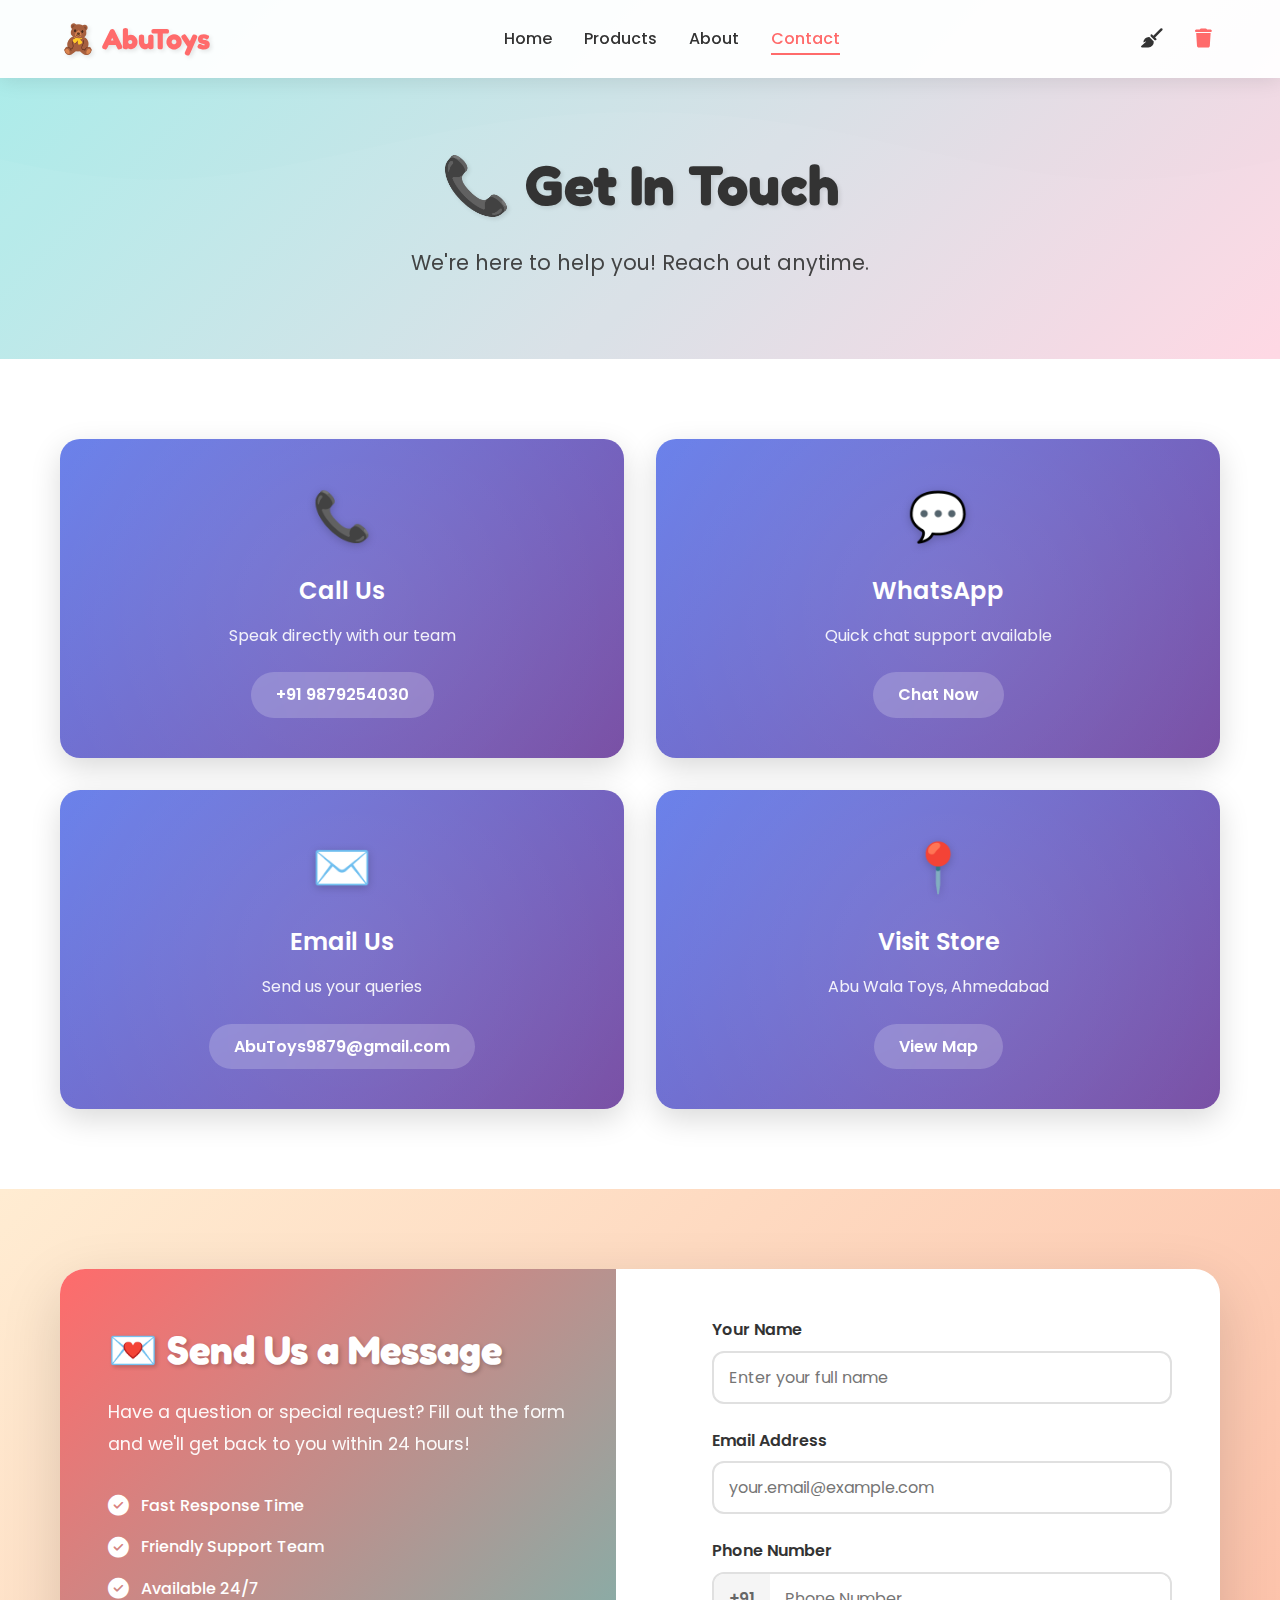
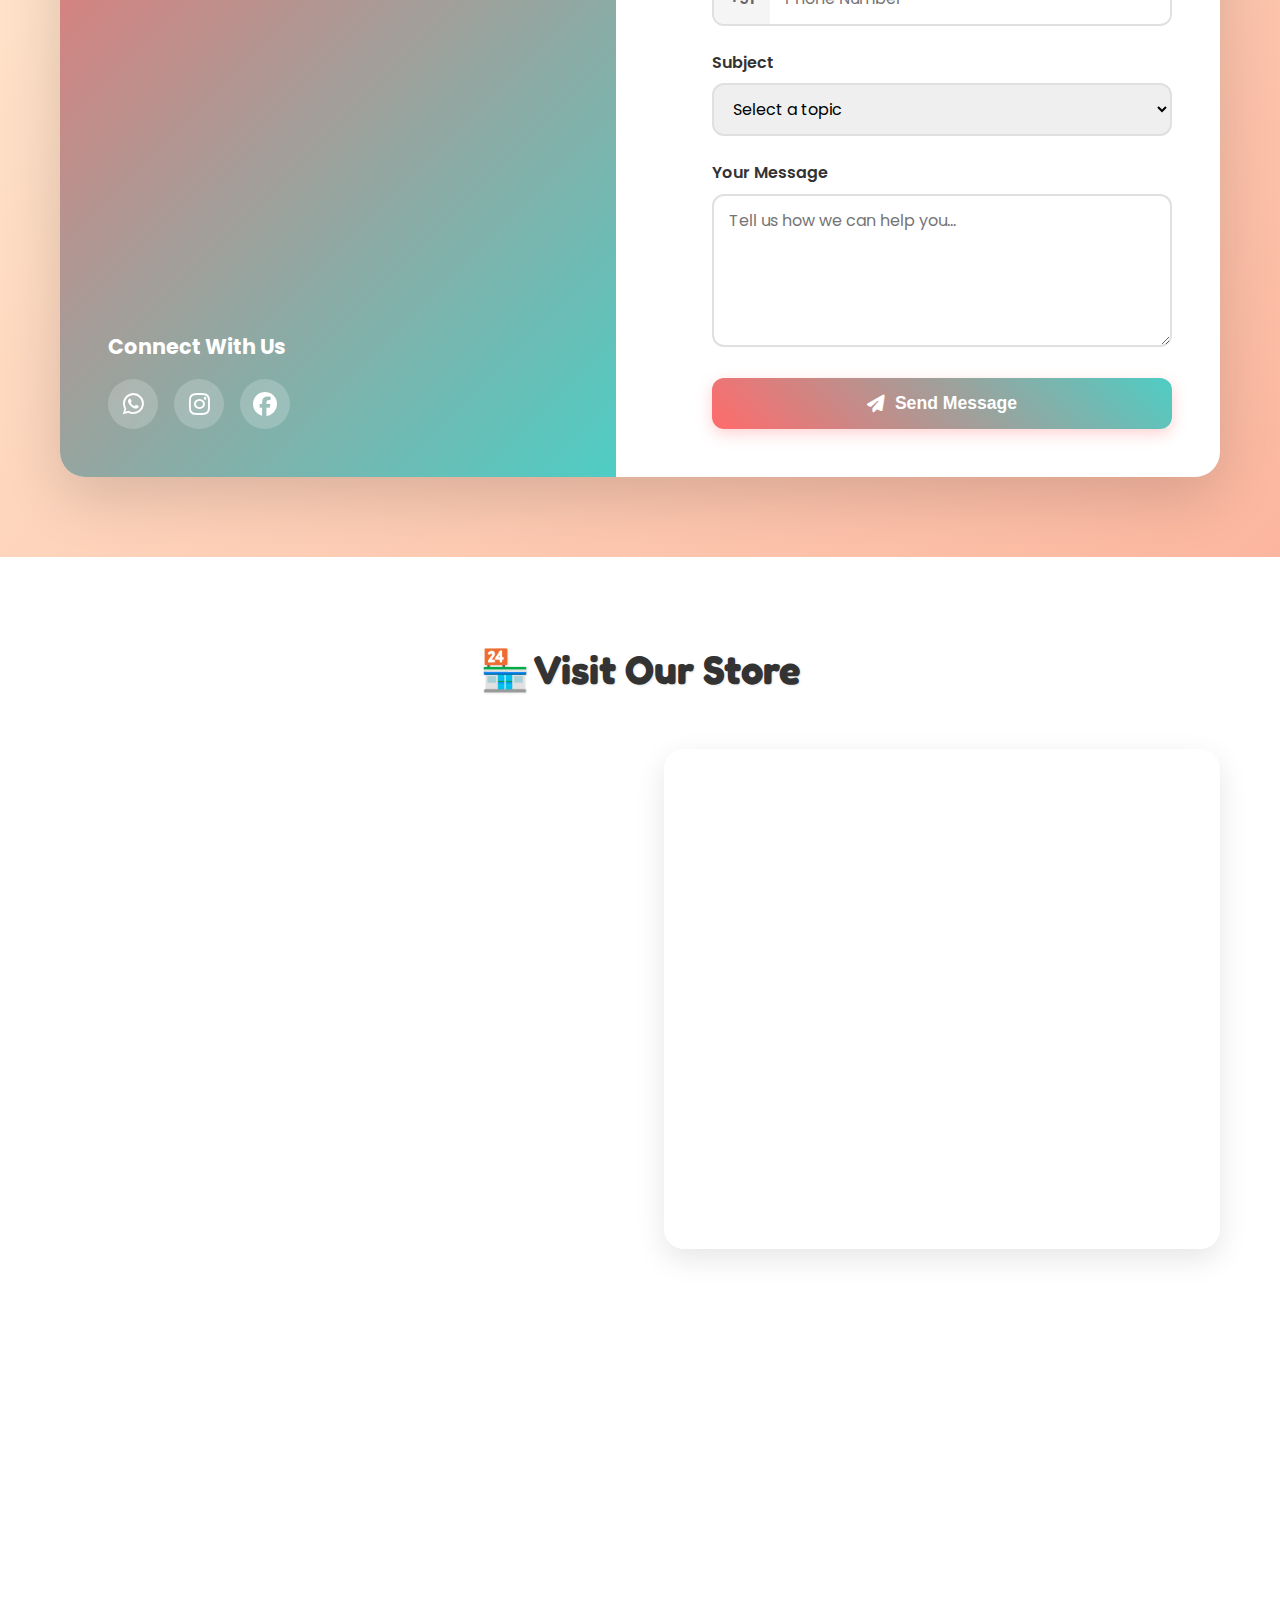
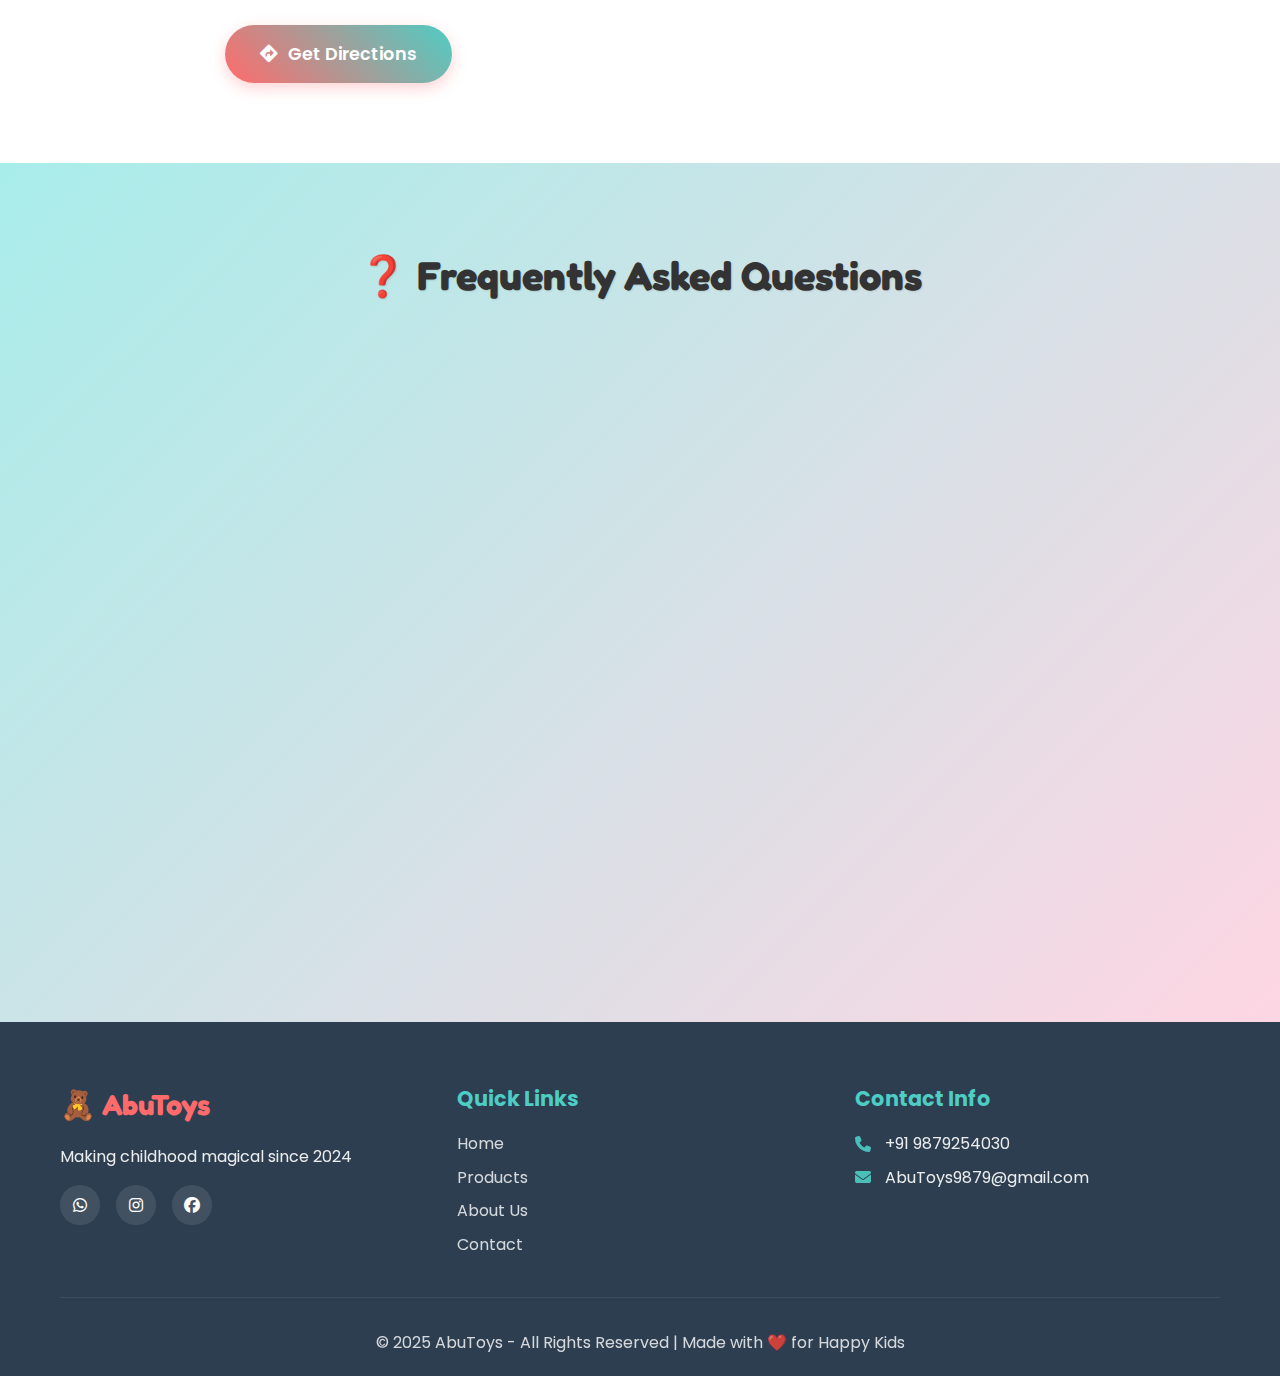
<file: toycontact.html>
<!DOCTYPE html>
<html lang="en">
<head>
    <meta charset="UTF-8">
    <meta name="viewport" content="width=device-width, initial-scale=1.0">
    <title>Contact Us - AbuToys | Get In Touch</title>
    <meta name="description" content="Contact AbuToys Ahmedabad - We're here to help! Call, WhatsApp or visit us. Fast response guaranteed.">
    <meta name="keywords" content="Contact AbuToys, Toy Store Contact, Ahmedabad Toys, Customer Support">
    <meta name="author" content="AbuToys Ahmedabad">
    <link rel="stylesheet" href="toycontact.css">
    <link rel="stylesheet" href="https://cdnjs.cloudflare.com/ajax/libs/font-awesome/6.5.1/css/all.min.css">
    <link href="https://fonts.googleapis.com/css2?family=Fredoka+One:wght@400&family=Poppins:wght@300;400;500;600;700&display=swap" rel="stylesheet">

    <script>
        // Security: Disable right click and inspect
        document.addEventListener('contextmenu', e => e.preventDefault());
        document.addEventListener('keydown', function (e) {
            if (e.keyCode === 123 ||
                (e.ctrlKey && e.shiftKey && e.keyCode === 73) ||
                (e.ctrlKey && e.shiftKey && e.keyCode === 67) ||
                (e.ctrlKey && e.keyCode === 85) ||
                (e.ctrlKey && e.keyCode === 83)) {
                e.preventDefault();
                return false;
            }
        });
    </script>
</head>

<body>
    <!-- Navbar -->
    <nav class="navbar" id="navbar">
        <div class="nav-container">
            <div class="nav-logo">
                <a href="index.html" style="text-decoration: none;">
                    <h2>🧸 AbuToys</h2>
                </a>
            </div>
            <ul class="nav-menu" id="nav-menu">
                <li><a href="index.html" class="nav-link">Home</a></li>
                <li><a href="toyproduct.html" class="nav-link">Products</a></li>
                <li><a href="toyabout.html" class="nav-link">About</a></li>
                <li><a href="toycontact.html" class="nav-link active">Contact</a></li>
            </ul>
            <div class="nav-icons">
                <div class="icon-group">
                    <i class="fa-solid fa-broom nav-icon" title="Clear Order History" id="cartIcon"></i>
                    <i class="fa-solid fa-trash nav-icon" title="Delete Account" id="deleteAccountIcon" style="cursor: pointer; color: #FF6B6B;"></i>
                </div>
            </div>
            <div class="hamburger" id="hamburger">
                <span></span>
                <span></span>
                <span></span>
            </div>
        </div>
        <!-- User Name Display -->
        <div id="userNameDisplay" class="user-name-display"></div>
    </nav>

    <!-- Contact Hero Section -->
    <section class="contact-hero">
        <div class="container">
            <h1 class="page-title animate-fade-in">📞 Get In Touch</h1>
            <p class="page-subtitle animate-fade-in-delay">We're here to help you! Reach out anytime.</p>
        </div>
    </section>

    <!-- Quick Contact Cards -->
    <section class="quick-contact">
        <div class="container">
            <div class="contact-cards-grid">
                <div class="contact-card">
                    <div class="card-icon">📞</div>
                    <h3>Call Us</h3>
                    <p>Speak directly with our team</p>
                    <a href="tel:+919879254030" class="contact-link">+91 9879254030</a>
                </div>
                <div class="contact-card">
                    <div class="card-icon">💬</div>
                    <h3>WhatsApp</h3>
                    <p>Quick chat support available</p>
                    <a href="https://wa.me/8160154042" target="_blank" class="contact-link">Chat Now</a>
                </div>
                <div class="contact-card">
                    <div class="card-icon">✉️</div>
                    <h3>Email Us</h3>
                    <p>Send us your queries</p>
                    <a href="mailto:AbuToys9879@gmail.com" class="contact-link">AbuToys9879@gmail.com</a>
                </div>
                <div class="contact-card">
                    <div class="card-icon">📍</div>
                    <h3>Visit Store</h3>
                    <p>Abu Wala Toys, Ahmedabad</p>
                    <a href="#store-location" class="contact-link">View Map</a>
                </div>
            </div>
        </div>
    </section>

    <!-- Contact Form Section -->
    <section class="contact-form-section">
        <div class="container">
            <div class="form-wrapper">
                <div class="form-left">
                    <h2>💌 Send Us a Message</h2>
                    <p>Have a question or special request? Fill out the form and we'll get back to you within 24 hours!</p>
                    
                    <div class="form-features">
                        <div class="feature-item">
                            <i class="fas fa-check-circle"></i>
                            <span>Fast Response Time</span>
                        </div>
                        <div class="feature-item">
                            <i class="fas fa-check-circle"></i>
                            <span>Friendly Support Team</span>
                        </div>
                        <div class="feature-item">
                            <i class="fas fa-check-circle"></i>
                            <span>Available 24/7</span>
                        </div>
                    </div>

                    <div class="social-connect">
                        <h4>Connect With Us</h4>
                        <div class="social-buttons">
                            <a href="https://wa.me/919879254030" target="_blank" class="social-btn whatsapp">
                                <i class="fab fa-whatsapp"></i>
                            </a>
                            <a href="https://www.instagram.com/abutoys_official" target="_blank" class="social-btn instagram">
                                <i class="fab fa-instagram"></i>
                            </a>
                            <a href="#" class="social-btn facebook">
                                <i class="fab fa-facebook"></i>
                            </a>
                        </div>
                    </div>
                </div>

                <div class="form-right">
                    <form id="contactForm">
                        <div class="form-group">
                            <label for="name">Your Name</label>
                            <input type="text" id="name" name="name" placeholder="Enter your full name" required>
                        </div>

                        <div class="form-group">
                            <label for="email">Email Address</label>
                            <input type="email" id="email" name="email" placeholder="your.email@example.com" required>
                        </div>

                        <div class="form-group">
                            <label for="phone">Phone Number</label>
                            <div class="phone-input-wrapper">
                                <span class="phone-prefix">+91</span>
                                <input type="tel" id="phone" name="phone" placeholder="Phone Number" maxlength="10" required>
                            </div>
                        </div>

                        <div class="form-group">
                            <label for="subject">Subject</label>
                            <select id="subject" name="subject" required>
                                <option value="">Select a topic</option>
                                <option value="product">Product Inquiry</option>
                                <option value="order">Order Status</option>
                                <option value="delivery">Delivery Question</option>
                                <option value="complaint">Complaint/Issue</option>
                                <option value="feedback">Feedback</option>
                                <option value="other">Other</option>
                            </select>
                        </div>

                        <div class="form-group">
                            <label for="message">Your Message</label>
                            <textarea id="message" name="message" rows="5" placeholder="Tell us how we can help you..." required></textarea>
                        </div>

                        <button type="submit" class="submit-btn">
                            <i class="fas fa-paper-plane"></i> Send Message
                        </button>
                    </form>
                </div>
            </div>
        </div>
    </section>

    <!-- Store Location & Hours -->
    <section class="store-location" id="store-location">
        <div class="container">
            <h2 class="section-title">🏪 Visit Our Store</h2>
            
            <div class="location-grid">
                <div class="location-info">
                    <div class="info-card">
                        <div class="info-icon">📍</div>
                        <h3>Our Address</h3>
                        <p>Abu Wala Toys<br>Ahmedabad, Gujarat, India</p>
                    </div>

                    <div class="info-card">
                        <div class="info-icon">🕒</div>
                        <h3>Opening Hours</h3>
                        <p>24/7<br>Always ready to serve you!</p>
                    </div>

                    <div class="info-card">
                        <div class="info-icon">🚚</div>
                        <h3>Delivery Areas</h3>
                        <p>All areas within 10km<br>Fast & reliable delivery</p>
                    </div>

                    <div class="directions-btn-wrapper">
                        <a href="https://www.google.com/maps/place/Abu+Wala+Toys/@23.0370158,72.5820909,17z" target="_blank" class="directions-btn">
                            <i class="fas fa-directions"></i> Get Directions
                        </a>
                    </div>
                </div>

                <div class="location-map">
                    <iframe
                        src="https://www.google.com/maps/embed?pb=!1m18!1m12!1m3!1d917.4959341168718!2d72.5820909!3d23.0370158!2m3!1f0!2f0!3f0!3m2!1i1024!2i768!4f13.1!3m3!1m2!1s0x395e85003cc4458d%3A0x18176afb34712d04!2sAbu%20Wala%20Toys!5e1!3m2!1sen!2sin!4v1736866889123!5m2!1sen!2sin"
                        width="100%" 
                        height="100%" 
                        style="border:0;" 
                        allowfullscreen="" 
                        loading="lazy"
                        referrerpolicy="no-referrer-when-downgrade">
                    </iframe>
                </div>
            </div>
        </div>
    </section>

    <!-- FAQ Section -->
    <section class="faq-section">
        <div class="container">
            <h2 class="section-title">❓ Frequently Asked Questions</h2>
            
            <div class="faq-grid">
                <div class="faq-item">
                    <div class="faq-question">
                        <i class="fas fa-question-circle"></i>
                        <h3>What are your delivery charges?</h3>
                    </div>
                    <p class="faq-answer">Delivery charges vary based on distance. Within 1km it's FREE! For longer distances, charges range from ₹60-₹220 up to 10km.</p>
                </div>

                <div class="faq-item">
                    <div class="faq-question">
                        <i class="fas fa-question-circle"></i>
                        <h3>Do you deliver outside Ahmedabad?</h3>
                    </div>
                    <p class="faq-answer">Currently we only deliver within 10km radius of our store in Ahmedabad. We're working on expanding soon!</p>
                </div>

                <div class="faq-item">
                    <div class="faq-question">
                        <i class="fas fa-question-circle"></i>
                        <h3>Are all toys safety tested?</h3>
                    </div>
                    <p class="faq-answer">Yes! Every toy we sell is tested for safety and made with non-toxic, child-safe materials. Your child's safety is our priority.</p>
                </div>

                <div class="faq-item">
                    <div class="faq-question">
                        <i class="fas fa-question-circle"></i>
                        <h3>Can I return or exchange products?</h3>
                    </div>
                    <p class="faq-answer">Yes, we accept returns within 7 days if the product is unused and in original packaging. Contact us for exchange requests.</p>
                </div>

                <div class="faq-item">
                    <div class="faq-question">
                        <i class="fas fa-question-circle"></i>
                        <h3>How long does delivery take?</h3>
                    </div>
                    <p class="faq-answer">We deliver within 2 days across Ahmedabad. For urgent orders, contact us on WhatsApp for same-day delivery options.</p>
                </div>

                <div class="faq-item">
                    <div class="faq-question">
                        <i class="fas fa-question-circle"></i>
                        <h3>Do you offer bulk discounts?</h3>
                    </div>
                    <p class="faq-answer">Yes! We provide special discounts on bulk orders for birthday parties, schools, and events. WhatsApp us for custom quotes.</p>
                </div>
            </div>
        </div>
    </section>

    <!-- Footer -->
    <footer class="footer">
        <div class="container">
            <div class="footer-content">
                <div class="footer-section">
                    <h3>🧸 AbuToys</h3>
                    <p>Making childhood magical since 2024</p>
                    <div class="social-icons">
                        <a href="https://wa.me/8160154042" target="_blank"><i class="fab fa-whatsapp"></i></a>
                        <a href="https://www.instagram.com/abutoys_official" target="_blank"><i class="fab fa-instagram"></i></a>
                        <a href="#"><i class="fab fa-facebook"></i></a>
                    </div>
                </div>
                <div class="footer-section">
                    <h4>Quick Links</h4>
                    <ul>
                        <li><a href="index.html">Home</a></li>
                        <li><a href="toyproduct.html">Products</a></li>
                        <li><a href="toyabout.html">About Us</a></li>
                        <li><a href="toycontact.html">Contact</a></li>
                    </ul>
                </div>
                <div class="footer-section">
                    <h4>Contact Info</h4>
                    <div class="contact-info">
                        <p><i class="fas fa-phone"></i> +91 9879254030</p>
                        <p><i class="fas fa-envelope"></i> AbuToys9879@gmail.com</p>
                    </div>
                </div>
            </div>
            <div class="footer-bottom">
                <p>&copy; 2025 AbuToys - All Rights Reserved | Made with ❤️ for Happy Kids</p>
            </div>
        </div>
    </footer>

    <!-- Back to Top Button -->
    <div id="backToTopSimple" style="
        position: fixed;
        bottom: 30px;
        right: 20px;
        background: linear-gradient(45deg, #FF6B6B, #4ECDC4);
        color: white;
        width: 60px;
        height: 60px;
        border-radius: 50%;
        cursor: pointer;
        z-index: 99999;
        display: none;
        align-items: center;
        justify-content: center;
        font-size: 30px;
        font-weight: bolder;
        box-shadow: 0 4px 15px rgba(0,0,0,0.3);
        transition: all 0.3s ease;
    ">↑</div>

    <!-- WhatsApp Float Button -->
    <div id="whatsappFloat" style="
        position: fixed;
        bottom: 100px;
        right: 20px;
        background: #25d366;
        color: white;
        border-radius: 50%;
        width: 60px;
        height: 60px;
        display: none;
        align-items: center;
        justify-content: center;
        box-shadow: 0 4px 20px rgba(37, 211, 102, 0.4);
        cursor: pointer;
        z-index: 999;
        font-size: 28px;
        transition: all 0.3s ease;
    ">
        <i class="fab fa-whatsapp"></i>
    </div>

    <script src="toycontact.js"></script>
</body>
</html>
</file>
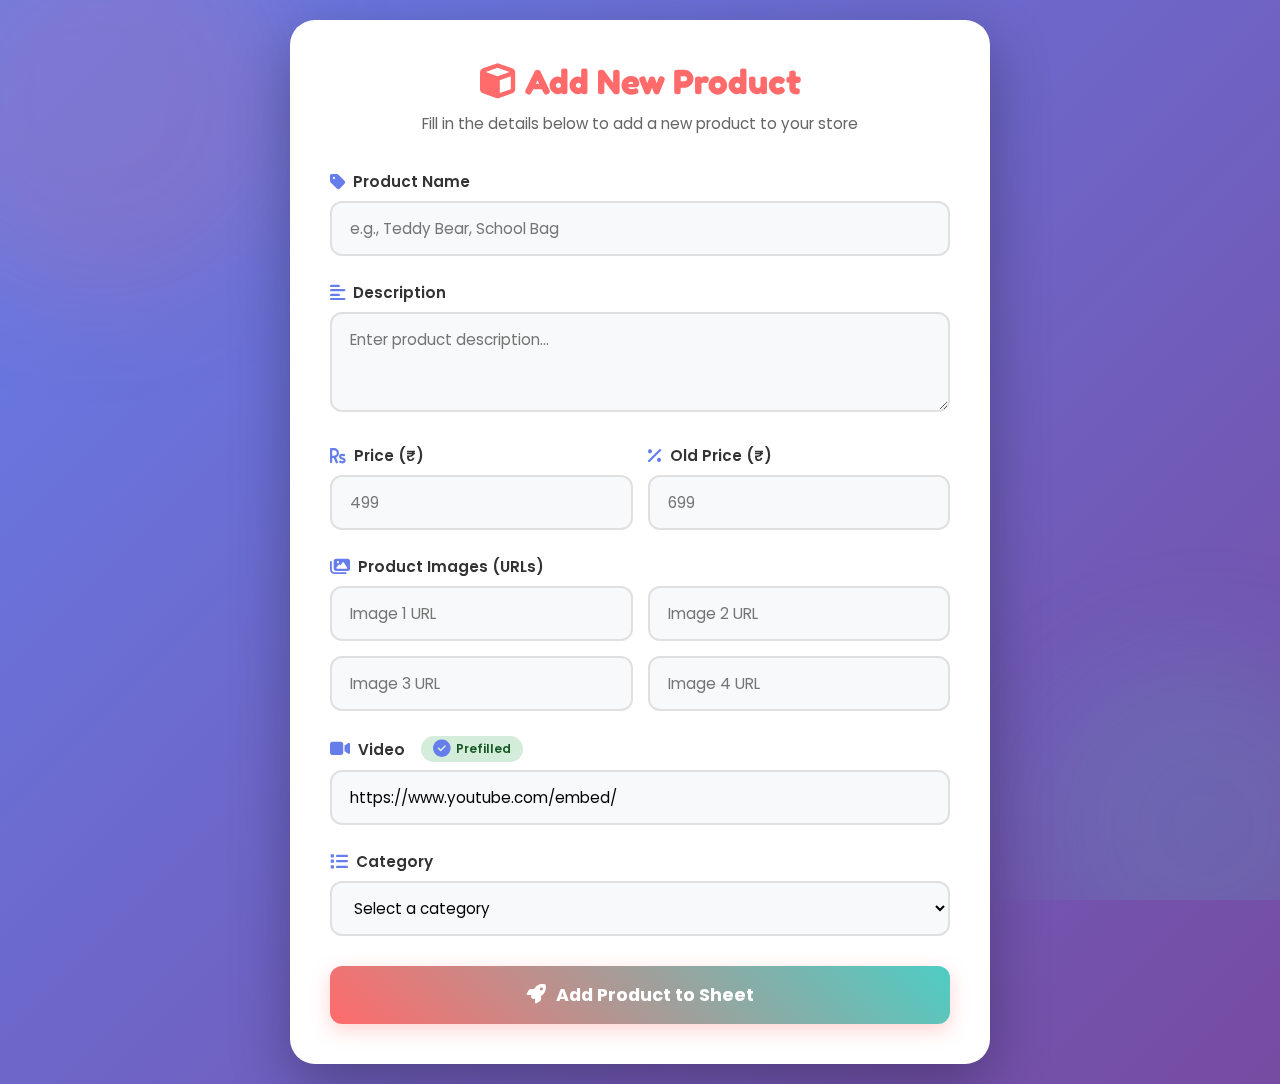
<file: toysadder.html>
<!DOCTYPE html>
<html lang="en">
<head>
    <meta charset="UTF-8">
    <meta name="viewport" content="width=device-width, initial-scale=1.0">
    <title>Add Product - AbuToys Admin 🧸</title>
    
    <link href="https://fonts.googleapis.com/css2?family=Poppins:wght@300;400;500;600;700;800&family=Fredoka+One&display=swap" rel="stylesheet">
    <link rel="stylesheet" href="https://cdnjs.cloudflare.com/ajax/libs/font-awesome/6.4.0/css/all.min.css">
    
    <style>
        * {
            margin: 0;
            padding: 0;
            box-sizing: border-box;
            font-family: 'Poppins', sans-serif;
        }

        body {
            background: linear-gradient(135deg, #667eea 0%, #764ba2 100%);
            min-height: 100vh;
            display: flex;
            align-items: center;
            justify-content: center;
            padding: 20px;
            position: relative;
            overflow-x: hidden;
        }

        /* 🎨 Simple Background Shapes */
        .bg-shapes {
            position: fixed;
            width: 100%;
            height: 100%;
            top: 0;
            left: 0;
            z-index: 0;
            overflow: hidden;
            pointer-events: none;
        }

        .shape {
            position: absolute;
            border-radius: 50%;
            opacity: 0.15;
            filter: blur(60px);
        }

        .shape1 {
            width: 400px;
            height: 400px;
            background: #FF6B6B;
            top: -100px;
            left: -100px;
            animation: float 20s ease-in-out infinite;
        }

        .shape2 {
            width: 350px;
            height: 350px;
            background: #4ECDC4;
            bottom: -100px;
            right: -100px;
            animation: float 25s ease-in-out infinite reverse;
        }

        .shape3 {
            width: 300px;
            height: 300px;
            background: #FFD93D;
            top: 50%;
            left: 50%;
            transform: translate(-50%, -50%);
            animation: float 30s ease-in-out infinite;
        }

        @keyframes float {
            0%, 100% { transform: translate(0, 0); }
            50% { transform: translate(50px, 50px); }
        }

        /* 📦 Container - Only on first load */
        .container {
            background: white;
            border-radius: 25px;
            box-shadow: 0 20px 60px rgba(0,0,0,0.3);
            max-width: 700px;
            width: 100%;
            padding: 40px;
            position: relative;
            z-index: 1;
            animation: containerEntry 0.8s cubic-bezier(0.34, 1.56, 0.64, 1);
        }

        /* ✅ No animation on refresh */
        .container.loaded {
            animation: none;
        }

        @keyframes containerEntry {
            0% {
                opacity: 0;
                transform: scale(0.8) translateY(50px);
            }
            100% {
                opacity: 1;
                transform: scale(1) translateY(0);
            }
        }

        /* 🎯 Header */
        .header {
            text-align: center;
            margin-bottom: 35px;
        }

        .header h1 {
            font-family: 'Fredoka One', cursive;
            color: #FF6B6B;
            font-size: 2.2rem;
            margin-bottom: 10px;
            display: flex;
            align-items: center;
            justify-content: center;
            gap: 10px;
        }

        .header h1 i {
            animation: iconBounce 3s ease-in-out infinite;
        }

        @keyframes iconBounce {
            0%, 100% { transform: translateY(0); }
            50% { transform: translateY(-8px); }
        }

        .header p {
            color: #666;
            font-size: 0.95rem;
        }

        /* 📝 Form Groups */
        .form-group {
            margin-bottom: 25px;
            animation: slideIn 0.5s ease-out backwards;
        }

        .form-group:nth-child(1) { animation-delay: 0.1s; }
        .form-group:nth-child(2) { animation-delay: 0.15s; }
        .form-group:nth-child(3) { animation-delay: 0.2s; }
        .form-group:nth-child(4) { animation-delay: 0.25s; }
        .form-group:nth-child(5) { animation-delay: 0.3s; }
        .form-group:nth-child(6) { animation-delay: 0.35s; }
        .form-group:nth-child(7) { animation-delay: 0.4s; }

        @keyframes slideIn {
            from {
                opacity: 0;
                transform: translateX(-20px);
            }
            to {
                opacity: 1;
                transform: translateX(0);
            }
        }

        label {
            display: flex;
            align-items: center;
            gap: 8px;
            font-weight: 600;
            color: #333;
            margin-bottom: 8px;
            font-size: 0.95rem;
        }

        label i {
            color: #667eea;
            font-size: 1.1rem;
        }

        /* 🎨 Inputs - Clean & Simple */
        input, textarea, select {
            width: 100%;
            padding: 14px 18px;
            border: 2px solid #e0e0e0;
            border-radius: 12px;
            font-size: 0.95rem;
            transition: all 0.3s ease;
            background: #f8f9fa;
        }

        input:focus, textarea:focus, select:focus {
            outline: none;
            border-color: #667eea;
            background: white;
            box-shadow: 0 0 0 4px rgba(102, 126, 234, 0.1);
            transform: translateY(-2px);
        }

        input:hover, textarea:hover, select:hover {
            border-color: #764ba2;
        }

        textarea {
            min-height: 100px;
            resize: vertical;
        }

        /* 💰 Price Row */
        .price-row {
            display: grid;
            grid-template-columns: 1fr 1fr;
            gap: 15px;
        }

        /* 🖼️ Image Row */
        .image-row {
            display: grid;
            grid-template-columns: 1fr 1fr;
            gap: 15px;
        }

        /* ✅ Prefilled Badge */
        .prefilled-badge {
            display: inline-flex;
            align-items: center;
            gap: 5px;
            background: #d4edda;
            color: #155724;
            padding: 4px 12px;
            border-radius: 20px;
            font-size: 0.75rem;
            font-weight: 600;
            margin-left: 8px;
        }

        /* 🚀 Submit Button - Elegant */
        .submit-btn {
            width: 100%;
            padding: 16px;
            background: linear-gradient(45deg, #FF6B6B, #4ECDC4);
            color: white;
            border: none;
            border-radius: 12px;
            font-size: 1.1rem;
            font-weight: 700;
            cursor: pointer;
            transition: all 0.3s ease;
            display: flex;
            align-items: center;
            justify-content: center;
            gap: 10px;
            margin-top: 30px;
            box-shadow: 0 6px 20px rgba(255, 107, 107, 0.3);
        }

        .submit-btn:hover {
            transform: translateY(-3px);
            box-shadow: 0 10px 30px rgba(255, 107, 107, 0.5);
        }

        .submit-btn:active {
            transform: translateY(0);
        }

        .submit-btn i {
            font-size: 1.2rem;
        }

        /* ⏳ Loading */
        .loading {
            position: fixed;
            top: 0;
            left: 0;
            width: 100%;
            height: 100%;
            background: rgba(0,0,0,0.85);
            z-index: 9999;
            display: none;
            align-items: center;
            justify-content: center;
            flex-direction: column;
            backdrop-filter: blur(5px);
        }

        .loading.active {
            display: flex;
            animation: fadeIn 0.3s ease;
        }

        @keyframes fadeIn {
            from { opacity: 0; }
            to { opacity: 1; }
        }

        .spinner {
            width: 80px;
            height: 80px;
            border: 8px solid #f3f3f3;
            border-top: 8px solid #FF6B6B;
            border-radius: 50%;
            animation: spin 1s linear infinite;
        }

        @keyframes spin {
            0% { transform: rotate(0deg); }
            100% { transform: rotate(360deg); }
        }

        .loading p {
            color: white;
            font-size: 1.2rem;
            font-weight: 600;
            margin-top: 20px;
        }

        /* 🎉 Success/Error Popup */
        .popup {
            position: fixed;
            top: 50%;
            left: 50%;
            transform: translate(-50%, -50%) scale(0);
            background: white;
            padding: 40px;
            border-radius: 20px;
            box-shadow: 0 20px 60px rgba(0,0,0,0.3);
            z-index: 10000;
            text-align: center;
            max-width: 400px;
            width: 90%;
            transition: all 0.4s cubic-bezier(0.68, -0.55, 0.265, 1.55);
        }

        .popup.active {
            transform: translate(-50%, -50%) scale(1);
        }

        .popup-icon {
            font-size: 4rem;
            margin-bottom: 20px;
            animation: popupIconEntry 0.5s ease-out;
        }

        @keyframes popupIconEntry {
            0% { transform: scale(0) rotate(-180deg); }
            100% { transform: scale(1) rotate(0deg); }
        }

        .popup-icon.success {
            color: #4CAF50;
        }

        .popup-icon.error {
            color: #f44336;
        }

        .popup h2 {
            color: #333;
            margin-bottom: 15px;
            font-size: 1.5rem;
        }

        .popup p {
            color: #666;
            margin-bottom: 25px;
            font-size: 1rem;
        }

        .popup button {
            padding: 12px 30px;
            background: #667eea;
            color: white;
            border: none;
            border-radius: 25px;
            font-weight: 600;
            cursor: pointer;
            transition: all 0.3s;
        }

        .popup button:hover {
            background: #764ba2;
            transform: translateY(-2px);
        }

        /* 🎆 Confetti - Simple & Clean */
        .confetti {
            position: fixed;
            width: 10px;
            height: 10px;
            pointer-events: none;
            animation: confettiFall 3s ease-out forwards;
        }

        @keyframes confettiFall {
            0% {
                transform: translateY(0) rotate(0deg);
                opacity: 1;
            }
            100% {
                transform: translateY(100vh) rotate(720deg);
                opacity: 0;
            }
        }

        /* 📱 Responsive */
        @media (max-width: 768px) {
            .container {
                padding: 30px 20px;
            }

            .header h1 {
                font-size: 1.8rem;
            }

            .price-row, .image-row {
                grid-template-columns: 1fr;
            }

            .submit-btn {
                font-size: 1rem;
                padding: 14px;
            }
        }

        @media (max-width: 480px) {
            .header h1 {
                font-size: 1.5rem;
            }

            .container {
                padding: 25px 15px;
            }
        }
    </style>
</head>
<body>
    <!-- 🌈 Background -->
    <div class="bg-shapes">
        <div class="shape shape1"></div>
        <div class="shape shape2"></div>
        <div class="shape shape3"></div>
    </div>

    <!-- 📦 Main Container -->
    <div class="container" id="mainContainer">
        <div class="header">
            <h1>
                <i class="fas fa-cube"></i>
                Add New Product
            </h1>
            <p>Fill in the details below to add a new product to your store</p>
        </div>

        <form id="productForm">
            <!-- Active (Hidden) -->
            <input type="hidden" id="active" value="✅">

            <!-- Product Name -->
            <div class="form-group">
                <label for="name">
                    <i class="fas fa-tag"></i>
                    Product Name
                </label>
                <input type="text" id="name" placeholder="e.g., Teddy Bear, School Bag" required>
            </div>

            <!-- Description -->
            <div class="form-group">
                <label for="desc">
                    <i class="fas fa-align-left"></i>
                    Description
                </label>
                <textarea id="desc" placeholder="Enter product description..." required></textarea>
            </div>

            <!-- Price & Old Price -->
            <div class="form-group">
                <div class="price-row">
                    <div>
                        <label for="price">
                            <i class="fas fa-rupee-sign"></i>
                            Price (₹)
                        </label>
                        <input type="number" id="price" placeholder="499" step="0.01" required>
                    </div>
                    <div>
                        <label for="oldPrice">
                            <i class="fas fa-percentage"></i>
                            Old Price (₹)
                        </label>
                        <input type="number" id="oldPrice" placeholder="699" step="0.01">
                    </div>
                </div>
            </div>

            <!-- Images -->
            <div class="form-group">
                <label>
                    <i class="fas fa-images"></i>
                    Product Images (URLs)
                </label>
                <div class="image-row">
                    <input type="url" id="img1" placeholder="Image 1 URL" required>
                    <input type="url" id="img2" placeholder="Image 2 URL">
                </div>
                <div class="image-row" style="margin-top: 15px;">
                    <input type="url" id="img3" placeholder="Image 3 URL">
                    <input type="url" id="img4" placeholder="Image 4 URL">
                </div>
            </div>

            <!-- Video -->
            <div class="form-group">
                <label for="video">
                    <i class="fas fa-video"></i>
                    Video
                    <span class="prefilled-badge">
                        <i class="fas fa-check-circle"></i>
                        Prefilled
                    </span>
                </label>
                <input type="text" id="video" value="https://www.youtube.com/embed/" placeholder="Add YouTube video ID">
            </div>

            <!-- Category -->
            <div class="form-group">
                <label for="cat">
                    <i class="fas fa-list"></i>
                    Category
                </label>
                <select id="cat" required>
                    <option value="" disabled selected>Select a category</option>
                    <option value="Toys Items">🧸 Toys Items</option>
                    <option value="School Items">🎒 School Items</option>
                </select>
            </div>

            <!-- Submit Button -->
            <button type="submit" class="submit-btn">
                <i class="fas fa-rocket"></i>
                Add Product to Sheet
            </button>
        </form>
    </div>

    <!-- ⏳ Loading -->
    <div class="loading" id="loading">
        <div class="spinner"></div>
        <p>Adding Product...</p>
    </div>

    <!-- 🎉 Popup -->
    <div class="popup" id="popup">
        <div class="popup-icon" id="popupIcon"></div>
        <h2 id="popupTitle"></h2>
        <p id="popupMessage"></p>
        <button onclick="closePopup()">OK</button>
    </div>

    <script>
        const APPS_SCRIPT_URL = "https://script.google.com/macros/s/AKfycbxNpkT1YEuvannOK0u_zPu0HUOiGI9IoF4_GaZqi7Y9E_1H9_PGXBv-NvrviZuvF8EWfw/exec";

        const form = document.getElementById('productForm');
        const loading = document.getElementById('loading');
        const popup = document.getElementById('popup');
        const mainContainer = document.getElementById('mainContainer');

        // ✅ No animation on refresh
        window.addEventListener('load', () => {
            if (performance.navigation.type === 1) {
                mainContainer.classList.add('loaded');
                document.querySelectorAll('.form-group').forEach(group => {
                    group.style.animation = 'none';
                });
            }
        });

        // 🎆 Simple Confetti
        function createConfetti() {
            for (let i = 0; i < 30; i++) {
                setTimeout(() => {
                    const confetti = document.createElement('div');
                    confetti.className = 'confetti';
                    confetti.style.left = Math.random() * window.innerWidth + 'px';
                    confetti.style.top = '-10px';
                    confetti.style.background = ['#FF6B6B', '#4ECDC4', '#FFD93D', '#F093FB'][Math.floor(Math.random() * 4)];
                    confetti.style.borderRadius = Math.random() > 0.5 ? '50%' : '0';
                    document.body.appendChild(confetti);
                    
                    setTimeout(() => confetti.remove(), 3000);
                }, i * 50);
            }
        }

        // 🚀 Form Submit
        form.addEventListener('submit', async (e) => {
            e.preventDefault();

            const productData = {
                active: "✅",
                name: document.getElementById('name').value.trim(),
                desc: document.getElementById('desc').value.trim(),
                price: document.getElementById('price').value,
                oldPrice: document.getElementById('oldPrice').value || "",
                img1: document.getElementById('img1').value.trim(),
                img2: document.getElementById('img2').value.trim() || "",
                img3: document.getElementById('img3').value.trim() || "",
                img4: document.getElementById('img4').value.trim() || "",
                video: document.getElementById('video').value.trim(),
                cat: document.getElementById('cat').value
            };

            loading.classList.add('active');

            try {
                const response = await fetch(APPS_SCRIPT_URL, {
                    method: 'POST',
                    body: JSON.stringify(productData)
                });

                const result = await response.json();
                loading.classList.remove('active');

                if (result.success) {
                    createConfetti();
                    showPopup('success', 'Success! 🎉', result.message);
                    form.reset();
                    document.getElementById('video').value = "https://www.youtube.com/embed/";
                } else {
                    showPopup('error', 'Error!', result.message);
                }

            } catch (error) {
                loading.classList.remove('active');
                showPopup('error', 'Network Error!', 'Failed to connect. Check your internet.');
                console.error(error);
            }
        });

        function showPopup(type, title, message) {
            const icon = document.getElementById('popupIcon');
            icon.className = `popup-icon ${type}`;
            icon.innerHTML = type === 'success' ? '<i class="fas fa-check-circle"></i>' : '<i class="fas fa-times-circle"></i>';
            
            document.getElementById('popupTitle').textContent = title;
            document.getElementById('popupMessage').textContent = message;
            popup.classList.add('active');
        }

        function closePopup() {
            popup.classList.remove('active');
        }
    </script>
</body>
</html>
</file>
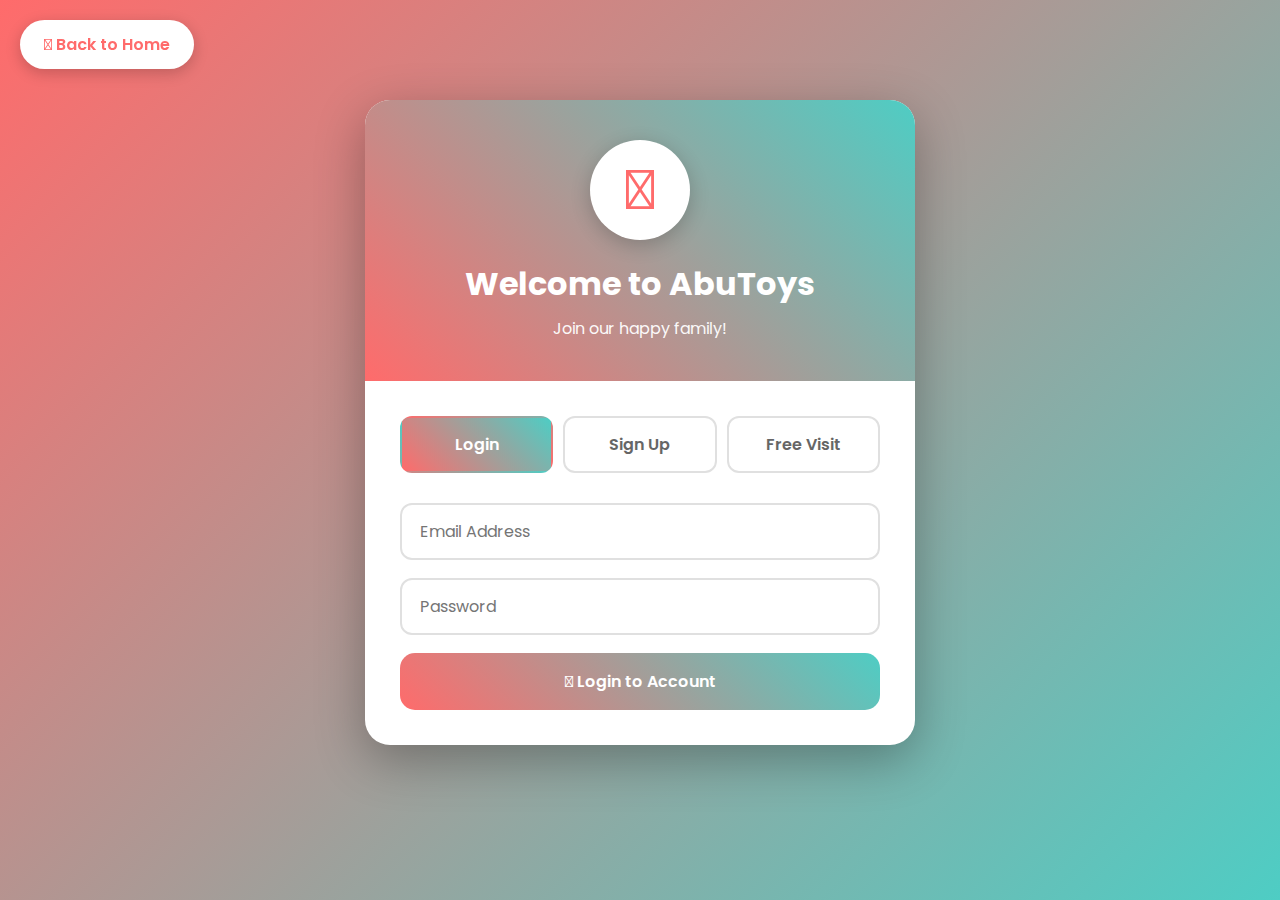
<file: userprofile.html>
<!DOCTYPE html>
<html lang="en">
<head>
    <meta charset="UTF-8">
    <meta name="viewport" content="width=device-width, initial-scale=1.0">
    <title>My Profile - AbuToys</title>
    <link href="https://fonts.googleapis.com/css2?family=Poppins:wght@300;400;500;600;700&family=Fredoka+One&display=swap" rel="stylesheet">
    <link rel="stylesheet" href="https://cdnjs.cloudflare.com/ajax/libs/font-awesome/6.4.0/css/all.min.css">
    <style>
        * {
            margin: 0;
            padding: 0;
            box-sizing: border-box;
            font-family: 'Poppins', sans-serif !important;
        }

        body {
            background: linear-gradient(135deg, #FF6B6B 0%, #4ECDC4 100%);
            min-height: 100vh;
            padding: 20px;
        }

        .back-btn {
            position: fixed;
            top: 20px;
            left: 20px;
            background: white;
            color: #FF6B6B;
            padding: 12px 24px;
            border-radius: 25px;
            text-decoration: none;
            font-weight: 600;
            box-shadow: 0 4px 15px rgba(0,0,0,0.2);
            transition: all 0.3s ease;
            z-index: 1000;
        }

        .back-btn:hover {
            transform: translateY(-2px);
            box-shadow: 0 6px 20px rgba(0,0,0,0.25);
        }

        .container {
            max-width: 550px;
            margin: 80px auto 50px;
            background: white;
            border-radius: 25px;
            box-shadow: 0 15px 50px rgba(0,0,0,0.3);
            overflow: hidden;
        }

        .profile-header {
            background: linear-gradient(45deg, #FF6B6B, #4ECDC4);
            padding: 40px 30px;
            text-align: center;
            color: white;
        }

        .profile-icon {
            width: 100px;
            height: 100px;
            background: white;
            border-radius: 50%;
            display: flex;
            align-items: center;
            justify-content: center;
            margin: 0 auto 20px;
            font-size: 3.5rem;
            color: #FF6B6B;
            box-shadow: 0 5px 20px rgba(0,0,0,0.2);
        }

        .profile-name {
            font-size: 2rem;
            font-weight: 700;
            margin-bottom: 8px;
        }

        .profile-email {
            font-size: 1rem;
            opacity: 0.95;
        }

        /* Profile Content */
        .profile-content {
            padding: 35px;
        }

        .info-group {
            margin-bottom: 25px;
        }

        .info-label {
            font-size: 0.85rem;
            color: #666;
            margin-bottom: 8px;
            font-weight: 600;
            text-transform: uppercase;
            letter-spacing: 0.5px;
        }

        .info-value {
            font-size: 1.05rem;
            color: #333;
            padding: 14px 16px;
            background: #f8f9fa;
            border-radius: 12px;
            font-weight: 500;
            border: 2px solid #e9ecef;
        }

        .password-group {
            position: relative;
        }

        .password-value {
            display: flex;
            align-items: center;
            justify-content: space-between;
            padding-right: 10px;
        }

        .eye-btn {
            background: none;
            border: none;
            color: #666;
            cursor: pointer;
            font-size: 1.3rem;
            padding: 8px;
            user-select: none;
            transition: all 0.3s ease;
        }

        .eye-btn:active {
            color: #4ECDC4;
            transform: scale(1.1);
        }

        .action-buttons {
            display: flex;
            gap: 15px;
            margin-top: 35px;
        }

        .btn {
            flex: 1;
            padding: 16px;
            border: none;
            border-radius: 15px;
            font-weight: 600;
            cursor: pointer;
            transition: all 0.3s ease;
            font-size: 1rem;
        }

        .btn-logout {
            background: #4ECDC4;
            color: white;
        }

        .btn-logout:hover {
            background: #3ab3a3;
            transform: translateY(-3px);
            box-shadow: 0 5px 15px rgba(78, 205, 196, 0.4);
        }

        .btn-delete {
            background: #e74c3c;
            color: white;
        }

        .btn-delete:hover {
            background: #c0392b;
            transform: translateY(-3px);
            box-shadow: 0 5px 15px rgba(231, 76, 60, 0.4);
        }

        /* Login/Signup Form */
        .form-section {
            padding: 35px;
        }

        .modal-tabs {
            display: flex;
            gap: 10px;
            margin-bottom: 30px;
        }

        .tab-button {
            flex: 1;
            padding: 14px;
            border: 2px solid #e0e0e0;
            background: white;
            border-radius: 12px;
            cursor: pointer;
            font-weight: 600;
            font-size: 1rem;
            color: #666;
            transition: all 0.3s ease;
        }

        .tab-button.active {
            background: linear-gradient(45deg, #FF6B6B, #4ECDC4);
            color: white;
            border-color: transparent;
        }

        .tab-content {
            display: none;
        }

        .tab-content.active {
            display: block;
        }

        .form-section input {
            width: 100%;
            padding: 14px 18px;
            margin-bottom: 18px;
            border: 2px solid #e0e0e0;
            border-radius: 12px;
            font-size: 1rem;
            transition: all 0.3s ease;
            font-family: 'Poppins', sans-serif;
        }

        .form-section input:focus {
            outline: none;
            border-color: #4ECDC4;
            box-shadow: 0 0 0 3px rgba(78, 205, 196, 0.1);
        }

        .phone-input-group {
            display: flex;
            gap: 10px;
            margin-bottom: 18px;
        }

        .phone-prefix {
            padding: 14px 18px;
            background: #f0f0f0;
            border: 2px solid #e0e0e0;
            border-radius: 12px;
            font-weight: 600;
            color: #333;
        }

        .phone-input-group input {
            margin-bottom: 0;
            flex: 1;
        }

        .btn-primary, .btn-secondary {
            width: 100%;
            padding: 16px;
            border: none;
            border-radius: 15px;
            font-weight: 600;
            cursor: pointer;
            font-size: 1rem;
            transition: all 0.3s ease;
        }

        .btn-primary {
            background: linear-gradient(45deg, #FF6B6B, #4ECDC4);
            color: white;
        }

        .btn-primary:hover {
            transform: translateY(-3px);
            box-shadow: 0 8px 20px rgba(0,0,0,0.2);
        }

        .btn-secondary {
            background: #95a5a6;
            color: white;
        }

        .btn-secondary:hover {
            background: #7f8c8d;
            transform: translateY(-3px);
        }

        .visitor-content {
            text-align: center;
            padding: 20px;
        }

        .visitor-content h3 {
            margin-bottom: 15px;
            color: #333;
            font-size: 1.5rem;
        }

        .visitor-content p {
            color: #666;
            margin-bottom: 25px;
            line-height: 1.6;
        }

        /* Popup */
        .popup-overlay {
            position: fixed;
            top: 0;
            left: 0;
            width: 100%;
            height: 100%;
            background: rgba(0,0,0,0.75);
            display: none;
            align-items: center;
            justify-content: center;
            z-index: 10000;
        }

        .popup-content {
            background: white;
            padding: 40px;
            border-radius: 25px;
            max-width: 450px;
            text-align: center;
            box-shadow: 0 15px 50px rgba(0,0,0,0.4);
            animation: popupSlide 0.3s ease-out;
        }

        @keyframes popupSlide {
            from {
                transform: translateY(-50px);
                opacity: 0;
            }
            to {
                transform: translateY(0);
                opacity: 1;
            }
        }

        .popup-icon {
            font-size: 4rem;
            margin-bottom: 25px;
        }

        .popup-title {
            font-size: 1.8rem;
            margin-bottom: 18px;
            color: #333;
            font-weight: 700;
        }

        .popup-message {
            font-size: 1.05rem;
            color: #666;
            margin-bottom: 30px;
            line-height: 1.6;
        }

        .popup-buttons {
            display: flex;
            gap: 15px;
        }

        .popup-btn {
            flex: 1;
            padding: 14px;
            border: none;
            border-radius: 12px;
            font-weight: 600;
            cursor: pointer;
            font-size: 1rem;
            transition: all 0.3s ease;
        }

        .btn-cancel {
            background: #95a5a6;
            color: white;
        }

        .btn-cancel:hover {
            background: #7f8c8d;
            transform: translateY(-2px);
        }

        .btn-sure {
            background: #e74c3c;
            color: white;
        }

        .btn-sure:hover {
            background: #c0392b;
            transform: translateY(-2px);
        }

        .hidden {
            display: none;
        }

        .loading-spinner {
            text-align: center;
            padding: 60px 20px;
        }

        .spinner {
            font-size: 3.5rem;
            animation: spin 1s linear infinite;
        }

        @keyframes spin {
            from { transform: rotate(0deg); }
            to { transform: rotate(360deg); }
        }

        @media (max-width: 768px) {
            .container {
                margin: 60px 10px 30px;
            }
            
            .back-btn {
                top: 10px;
                left: 10px;
                padding: 10px 20px;
                font-size: 0.9rem;
            }
        }
    </style>
</head>
<body>
    <a href="index.html" class="back-btn"><i class="fas fa-arrow-left"></i> Back to Home</a>

    <div class="container">
        <!-- Profile Section (when logged in) -->
        <div id="profileSection" class="hidden">
            <div class="profile-header">
                <div class="profile-icon">
                    <i class="fas fa-user-circle"></i>
                </div>
                <h2 class="profile-name" id="profileName">Loading...</h2>
                <p class="profile-email" id="profileEmail">Loading...</p>
            </div>
            <div class="profile-content">
                <div class="info-group">
                    <div class="info-label">Full Name</div>
                    <div class="info-value" id="profileFullName">Loading...</div>
                </div>
                <div class="info-group">
                    <div class="info-label">Phone Number</div>
                    <div class="info-value" id="profilePhone">Loading...</div>
                </div>
                <div class="info-group password-group">
                    <div class="info-label">Password</div>
                    <div class="info-value password-value">
                        <span id="profilePassword">••••••••</span>
                        <button class="eye-btn" id="eyeBtn" type="button">
                            <i class="fas fa-eye"></i>
                        </button>
                    </div>
                </div>
                <div class="info-group">
                    <div class="info-label">Address</div>
                    <div class="info-value" id="profileAddress">Loading...</div>
                </div>
                <div class="action-buttons">
                    <button class="btn btn-logout" id="logoutBtn">
                        <i class="fas fa-sign-out-alt"></i> Logout
                    </button>
                    <button class="btn btn-delete" id="deleteBtn">
                        <i class="fas fa-trash-alt"></i> Delete Account
                    </button>
                </div>
            </div>
        </div>

        <!-- Login/Signup Section (when not logged in) -->
        <div id="authSection" class="hidden">
            <div class="profile-header">
                <div class="profile-icon">
                    <i class="fas fa-user"></i>
                </div>
                <h2 class="profile-name">Welcome to AbuToys</h2>
                <p class="profile-email">Join our happy family!</p>
            </div>
            <div class="form-section">
                <div class="modal-tabs">
                    <button class="tab-button active" onclick="showTab('login')">Login</button>
                    <button class="tab-button" onclick="showTab('signup')">Sign Up</button>
                    <button class="tab-button" onclick="showTab('visitor')">Free Visit</button>
                </div>

                <!-- Login Tab -->
                <div id="loginTab" class="tab-content active">
                    <form id="loginForm">
                        <input type="email" id="loginEmail" placeholder="Email Address" required>
                        <input type="password" id="loginPassword" placeholder="Password" required>
                        <button type="submit" class="btn-primary">
                            <i class="fas fa-sign-in-alt"></i> Login to Account
                        </button>
                    </form>
                </div>

                <!-- Signup Tab -->
                <div id="signupTab" class="tab-content">
                    <form id="signupForm">
                        <input type="text" id="fullName" placeholder="Full Name" required>
                        <input type="email" id="email" placeholder="Email Address" required>
                        <input type="password" id="password" placeholder="Password" required>
                        <div class="phone-input-group">
                            <span class="phone-prefix">+91</span>
                            <input type="tel" id="phone" placeholder="Phone Number (10 digits)" maxlength="10" pattern="[0-9]{10}" required>
                        </div>
                        <input type="text" id="address" placeholder="Address" required>
                        <button type="submit" class="btn-primary">
                            <i class="fas fa-user-plus"></i> Create Account
                        </button>
                    </form>
                </div>

                <!-- Visitor Tab -->
                <div id="visitorTab" class="tab-content">
                    <div class="visitor-content">
                        <h3>Explore as Visitor</h3>
                        <p>Browse our products without creating an account. You can always sign up later to place orders!</p>
                        <button onclick="setVisitorMode()" class="btn-secondary">
                            <i class="fas fa-eye"></i> Continue as Visitor
                        </button>
                    </div>
                </div>
            </div>
        </div>

        <!-- Loading -->
        <div id="loadingSection" class="loading-spinner">
            <div class="spinner">🔄</div>
            <p style="margin-top: 20px; color: #666; font-size: 1.1rem;">Loading your profile...</p>
        </div>
    </div>

    <!-- Delete Confirmation Popup -->
    <div class="popup-overlay" id="deletePopup">
        <div class="popup-content">
            <div class="popup-icon">⚠️</div>
            <h3 class="popup-title">Delete Account?</h3>
            <p class="popup-message">If you delete your account, then all your data will be deleted. This action cannot be undone.</p>
            <div class="popup-buttons">
                <button class="popup-btn btn-cancel" id="cancelBtn">Cancel</button>
                <button class="popup-btn btn-sure" id="sureBtn">Sure, Delete</button>
            </div>
        </div>
    </div>

    <script>
        const SIGNUP_SCRIPT_URL = "https://script.google.com/macros/s/AKfycbxbEngmoTmToctj42O6J0-Qq7g05JIpHRE-aFzCGd7zg6yuATa8C26pDYtkmPLnQVUK/exec";
        const PROFILE_FETCH_URL = "https://script.google.com/macros/s/YOUR_PROFILE_SCRIPT_ID/exec";
        const DELETE_SCRIPT_URL = "https://script.google.com/macros/s/YOUR_DELETE_SCRIPT_ID/exec";

        let actualPassword = "";

        document.addEventListener("DOMContentLoaded", () => {
            checkUserStatus();
            setupEventListeners();
        });

        function checkUserStatus() {
            const currentUser = localStorage.getItem("abutoys_current_user");
            
            if (!currentUser || currentUser === "visitor" || currentUser === "null") {
                showAuthSection();
            } else {
                loadUserProfile(currentUser);
            }
        }

        function showAuthSection() {
            document.getElementById("loadingSection").classList.add("hidden");
            document.getElementById("profileSection").classList.add("hidden");
            document.getElementById("authSection").classList.remove("hidden");
        }

        function showProfileSection() {
            document.getElementById("loadingSection").classList.add("hidden");
            document.getElementById("authSection").classList.add("hidden");
            document.getElementById("profileSection").classList.remove("hidden");
        }

        function showLoading() {
            document.getElementById("authSection").classList.add("hidden");
            document.getElementById("profileSection").classList.add("hidden");
            document.getElementById("loadingSection").classList.remove("hidden");
        }

        function loadUserProfile(email) {
            const userData = JSON.parse(localStorage.getItem(`abutoys_user_${email}`) || "null");
            
            if (userData) {
                displayProfile(userData);
                showProfileSection();
            } else {
                showAuthSection();
            }
        }

        function displayProfile(user) {
            actualPassword = user.password || "••••••••";
            document.getElementById("profileName").textContent = user.fullName || "User";
            document.getElementById("profileEmail").textContent = user.email || "";
            document.getElementById("profileFullName").textContent = user.fullName || "Not provided";
            document.getElementById("profilePhone").textContent = user.phone || "Not provided";
            document.getElementById("profileAddress").textContent = user.address || "Not provided";
        }

        function setupEventListeners() {
            // Login form
            document.getElementById("loginForm")?.addEventListener("submit", handleLogin);
            
            // Signup form
            document.getElementById("signupForm")?.addEventListener("submit", handleSignup);
            
            // Password eye button
            const eyeBtn = document.getElementById("eyeBtn");
            eyeBtn?.addEventListener("mousedown", () => {
                document.getElementById("profilePassword").textContent = actualPassword;
            });
            eyeBtn?.addEventListener("mouseup", hidePassword);
            eyeBtn?.addEventListener("mouseleave", hidePassword);
            eyeBtn?.addEventListener("touchstart", (e) => {
                e.preventDefault();
                document.getElementById("profilePassword").textContent = actualPassword;
            });
            eyeBtn?.addEventListener("touchend", hidePassword);
            
            // Phone input restriction
            document.getElementById("phone")?.addEventListener("input", (e) => {
                e.target.value = e.target.value.replace(/[^0-9]/g, '').slice(0, 10);
            });
            
            // Logout
            document.getElementById("logoutBtn")?.addEventListener("click", handleLogout);
            
            // Delete
            document.getElementById("deleteBtn")?.addEventListener("click", showDeletePopup);
            document.getElementById("cancelBtn")?.addEventListener("click", hideDeletePopup);
            document.getElementById("sureBtn")?.addEventListener("click", handleDeleteAccount);
        }

        function hidePassword() {
            document.getElementById("profilePassword").textContent = "••••••••";
        }

        async function handleLogin(e) {
            e.preventDefault();
            
            const email = document.getElementById("loginEmail").value.trim().toLowerCase();
            const password = document.getElementById("loginPassword").value;
            
            // Check localStorage first
            const userData = JSON.parse(localStorage.getItem(`abutoys_user_${email}`) || "null");
            
            if (userData && userData.password === password) {
                localStorage.setItem("abutoys_current_user", email);
                displayProfile(userData);
                showProfileSection();
                showMessage("Login successful! Welcome back!", "success");
            } else {
                showMessage("Invalid email or password", "error");
            }
        }

        async function handleSignup(e) {
            e.preventDefault();
            
            const phone = document.getElementById("phone").value;
            if (phone.length !== 10) {
                showMessage("Phone number must be exactly 10 digits!", "error");
                return;
            }

            const userData = {
                fullName: document.getElementById("fullName").value.trim(),
                email: document.getElementById("email").value.trim().toLowerCase(),
                password: document.getElementById("password").value,
                phone: "+91" + phone,
                address: document.getElementById("address").value.trim()
            };

            showLoading();

            try {
                const formData = new FormData();
                formData.append("fullName", userData.fullName);
                formData.append("email", userData.email);
                formData.append("password", userData.password);
                formData.append("phone", userData.phone);
                formData.append("address", userData.address);

                const response = await fetch(SIGNUP_SCRIPT_URL, {
                    method: "POST",
                    body: formData
                });

                const result = await response.json();

                if (result.success) {
                    localStorage.setItem(`abutoys_user_${userData.email}`, JSON.stringify(userData));
                    localStorage.setItem("abutoys_current_user", userData.email);
                    displayProfile(userData);
                    showProfileSection();
                    showMessage("Account created successfully!", "success");
                } else if (result.error === "email_exists") {
                    showAuthSection();
                    showMessage("Email already registered! Try logging in instead.", "error");
                } else {
                    showAuthSection();
                    showMessage("Signup failed. Try again later.", "error");
                }
            } catch (error) {
                console.error("Signup error:", error);
                showAuthSection();
                showMessage("Server error. Please try again later.", "error");
            }
        }

        function setVisitorMode() {
            localStorage.setItem("abutoys_current_user", "visitor");
            showMessage("Welcome Visitor! You can browse our products.", "success");
            setTimeout(() => {
                window.location.href = "index.html";
            }, 1000);
        }

        function handleLogout() {
            localStorage.removeItem("abutoys_current_user");
            showMessage("Logged out successfully!", "success");
            setTimeout(() => {
                window.location.href = "index.html";
            }, 1000);
        }

        function showDeletePopup() {
            document.getElementById("deletePopup").style.display = "flex";
        }

        function hideDeletePopup() {
            document.getElementById("deletePopup").style.display = "none";
        }

        async function handleDeleteAccount() {
            hideDeletePopup();
            showLoading();
            
            const email = localStorage.getItem("abutoys_current_user");
            
            try {
                const response = await fetch(DELETE_SCRIPT_URL, {
                    method: "POST",
                    headers: { "Content-Type": "application/json" },
                    body: JSON.stringify({ email: email })
                });
                
                const result = await response.json();
                
                if (result.success) {
                    localStorage.removeItem("abutoys_current_user");
                    localStorage.removeItem(`abutoys_user_${email}`);
                    showMessage("Account deleted successfully", "success");
                    setTimeout(() => {
                        window.location.href = "index.html";
                    }, 1500);
                } else {
                    showProfileSection();
                    showMessage("Failed to delete account. Please try again.", "error");
                }
            } catch (error) {
                console.error("Delete error:", error);
                showProfileSection();
                showMessage("Error deleting account. Please try again.", "error");
            }
        }

        function showTab(tabName) {
            document.querySelectorAll(".tab-button").forEach(btn => btn.classList.remove("active"));
            document.querySelectorAll(".tab-content").forEach(content => content.classList.remove("active"));
            
            event.target.classList.add("active");
            document.getElementById(tabName + "Tab").classList.add("active");
        }

        function showMessage(message, type = "info") {
            const colors = {
                success: "#4CAF50",
                error: "#e74c3c",
                info: "#2196F3"
            };
            
            const messageDiv = document.createElement("div");
            messageDiv.style.cssText = `
                position: fixed; top: 30px; right: 30px; z-index: 20000;
                padding: 18px 28px; border-radius: 15px; color: white;
                background: ${colors[type]}; font-weight: 600; font-size: 1rem;
                box-shadow: 0 8px 25px rgba(0,0,0,0.3);
                animation: slideIn 0.4s ease-out;
            `;
            messageDiv.textContent = message;
            document.body.appendChild(messageDiv);
            
            setTimeout(() => {
                messageDiv.style.animation = "slideOut 0.4s ease-out";
                setTimeout(() => messageDiv.remove(), 400);
            }, 3500);
        }
    </script>

    <style>
        @keyframes slideIn {
            from { transform: translateX(150%); opacity: 0; }
            to { transform: translateX(0); opacity: 1; }
        }
        
        @keyframes slideOut {
            from { transform: translateX(0); opacity: 1; }
            to { transform: translateX(150%); opacity: 0; }
        }
    </style>
</body>
</html>
</file>
<file: toycontact.css>
/* Google Fonts Import */
@import url('https://fonts.googleapis.com/css2?family=Fredoka+One&family=Poppins:wght@300;400;500;600;700&display=swap');

/* Reset and Base Styles */
* {
    margin: 0;
    padding: 0;
    box-sizing: border-box;
    -webkit-tap-highlight-color: transparent;
}

body {
    font-family: 'Poppins', sans-serif !important;
    line-height: 1.6;
    color: #333;
    overflow-x: hidden;
}

.container {
    max-width: 1200px;
    margin: 0 auto;
    padding: 0 20px;
}

/* =================== NAVBAR STYLES =================== */
.navbar {
    position: fixed;
    top: 0;
    left: 0;
    right: 0;
    background: rgba(255, 255, 255, 0.95);
    padding: 1rem 0;
    z-index: 1000;
    transition: all 0.3s ease;
    box-shadow: 0 2px 20px rgba(0, 0, 0, 0.1);
}

.nav-container {
    max-width: 1200px;
    margin: 0 auto;
    padding: 0 20px;
    display: flex;
    justify-content: space-between;
    align-items: center;
}

.nav-logo h2 {
    font-family: 'Fredoka One', cursive;
    font-size: 1.8rem;
    color: #FF6B6B;
    text-shadow: 2px 2px 4px rgba(0, 0, 0, 0.1);
}

.nav-menu {
    display: flex;
    list-style: none;
    gap: 2rem;
}

.nav-link {
    text-decoration: none;
    color: #333;
    font-weight: 500;
    transition: color 0.3s ease;
    position: relative;
}

.nav-link:hover {
    color: #FF6B6B;
}

.active {
    color: #FF6B6B;
}

.nav-link::after {
    content: '';
    position: absolute;
    bottom: -5px;
    left: 0;
    width: 0;
    height: 2px;
    background: #FF6B6B;
    transition: width 0.3s ease;
}

.nav-link:hover::after,
.active::after {
    width: 100%;
}

.nav-icons {
    display: flex;
    align-items: center;
    gap: 1rem;
}

.icon-group {
    display: flex;
    align-items: center;
    gap: 1rem;
}

.nav-icon {
    font-size: 1.2rem;
    color: #333;
    cursor: pointer;
    transition: all 0.3s ease;
    padding: 8px;
    border-radius: 50%;
    position: relative;
}

.nav-icon:hover {
    color: #FF6B6B;
    background: rgba(255, 107, 107, 0.1);
    transform: scale(1.1);
}

.nav-icon.active {
    color: #FF6B6B;
    background: rgba(255, 107, 107, 0.2);
}

/* User Name Display */
.user-name-display {
    position: absolute;
    top: 100%;
    left: 50%;
    transform: translateX(-50%);
    background: linear-gradient(45deg, #FF6B6B, #4ECDC4);
    color: white;
    padding: 5px 15px;
    border-radius: 15px;
    font-size: 0.9rem;
    font-weight: 600;
    box-shadow: 0 3px 10px rgba(0, 0, 0, 0.2);
    display: none;
    white-space: nowrap;
}

.hamburger {
    display: none;
    flex-direction: column;
    cursor: pointer;
}

.hamburger span {
    width: 25px;
    height: 3px;
    background: #333;
    margin: 3px 0;
    transition: 0.3s;
}

.hamburger.active span:nth-child(1) {
    transform: rotate(-45deg) translate(-5px, 6px);
}

.hamburger.active span:nth-child(2) {
    opacity: 0;
}

.hamburger.active span:nth-child(3) {
    transform: rotate(45deg) translate(-5px, -6px);
}

/* =================== CONTACT HERO SECTION =================== */
.contact-hero {
    padding: 140px 0 80px;
    background: linear-gradient(135deg, #a8edea 0%, #fed6e3 100%);
    color: #333;
    text-align: center;
    position: relative;
    overflow: hidden;
}

.contact-hero::before {
    content: '';
    position: absolute;
    top: 0;
    left: 0;
    right: 0;
    bottom: 0;
    background: url('data:image/svg+xml,<svg xmlns="http://www.w3.org/2000/svg" viewBox="0 0 1440 320"><path fill="%23ffffff" fill-opacity="0.1" d="M0,96L48,112C96,128,192,160,288,160C384,160,480,128,576,112C672,96,768,96,864,112C960,128,1056,160,1152,160C1248,160,1344,128,1392,112L1440,96L1440,320L1392,320C1344,320,1248,320,1152,320C1056,320,960,320,864,320C768,320,672,320,576,320C480,320,384,320,288,320C192,320,96,320,48,320L0,320Z"></path></svg>') no-repeat bottom;
    background-size: cover;
    opacity: 0.3;
}

.page-title {
    font-family: 'Fredoka One', cursive;
    font-size: 3.5rem;
    margin-bottom: 1rem;
    text-shadow: 2px 2px 4px rgba(0, 0, 0, 0.1);
    position: relative;
    z-index: 1;
}

.page-subtitle {
    font-size: 1.3rem;
    opacity: 0.9;
    position: relative;
    z-index: 1;
}

/* =================== QUICK CONTACT CARDS =================== */
.quick-contact {
    padding: 80px 0;
    background: white;
}

.contact-cards-grid {
    display: grid;
    grid-template-columns: repeat(auto-fit, minmax(400px, 1fr));
    gap: 2rem;
}

.contact-card {
    background: linear-gradient(135deg, #667eea 0%, #764ba2 100%);
    color: white;
    padding: 2.5rem 2rem;
    border-radius: 20px;
    text-align: center;
    box-shadow: 0 10px 30px rgba(0, 0, 0, 0.15);
    transition: all 0.3s ease;
    position: relative;
    overflow: hidden;
}

.contact-card::before {
    content: '';
    position: absolute;
    top: -50%;
    right: -50%;
    width: 200%;
    height: 200%;
    background: radial-gradient(circle, rgba(255,255,255,0.1) 0%, transparent 70%);
    transition: all 0.5s ease;
}

.contact-card:hover::before {
    top: -60%;
    right: -60%;
}

.contact-card:hover {
    transform: translateY(-10px);
    box-shadow: 0 15px 40px rgba(0, 0, 0, 0.2);
}

.card-icon {
    font-size: 3rem;
    margin-bottom: 1rem;
    filter: drop-shadow(0 2px 4px rgba(0, 0, 0, 0.2));
}

.contact-card h3 {
    font-size: 1.5rem;
    font-weight: 600;
    margin-bottom: 0.8rem;
}

.contact-card p {
    opacity: 0.9;
    margin-bottom: 1.5rem;
}

.contact-link {
    display: inline-block;
    padding: 10px 25px;
    background: rgba(255, 255, 255, 0.2);
    color: white;
    text-decoration: none;
    border-radius: 25px;
    font-weight: 600;
    transition: all 0.3s ease;
    backdrop-filter: blur(10px);
}

.contact-link:hover {
    background: white;
    color: #667eea;
    transform: scale(1.05);
}

/* =================== CONTACT FORM SECTION =================== */
.contact-form-section {
    padding: 80px 0;
    background: linear-gradient(135deg, #ffecd2 0%, #fcb69f 100%);
}

.form-wrapper {
    display: grid;
    grid-template-columns: 1fr 1fr;
    gap: 3rem;
    background: white;
    border-radius: 25px;
    overflow: hidden;
    box-shadow: 0 20px 60px rgba(0, 0, 0, 0.15);
}

.form-left {
    padding: 3rem;
    background: linear-gradient(135deg, #FF6B6B 0%, #4ECDC4 100%);
    color: white;
    display: flex;
    flex-direction: column;
    justify-content: center;
}

.form-left h2 {
    font-family: 'Fredoka One', cursive;
    font-size: 2.5rem;
    margin-bottom: 1rem;
    text-shadow: 2px 2px 4px rgba(0, 0, 0, 0.2);
}

.form-left p {
    font-size: 1.1rem;
    line-height: 1.8;
    margin-bottom: 2rem;
    opacity: 0.95;
}

.form-features {
    display: flex;
    flex-direction: column;
    gap: 1rem;
    margin-bottom: 2rem;
}

.feature-item {
    display: flex;
    align-items: center;
    gap: 12px;
}

.feature-item i {
    font-size: 1.3rem;
    color: #fff;
}

.feature-item span {
    font-size: 1rem;
    font-weight: 500;
}

.social-connect {
    margin-top: auto;
}

.social-connect h4 {
    font-size: 1.3rem;
    margin-bottom: 1rem;
}

.social-buttons {
    display: flex;
    gap: 1rem;
}

.social-btn {
    width: 50px;
    height: 50px;
    border-radius: 50%;
    display: flex;
    align-items: center;
    justify-content: center;
    color: white;
    text-decoration: none;
    font-size: 1.5rem;
    transition: all 0.3s ease;
    background: rgba(255, 255, 255, 0.2);
    backdrop-filter: blur(10px);
}

.social-btn:hover {
    background: white;
    transform: scale(1.1);
}

.social-btn.whatsapp:hover { color: #25d366; }
.social-btn.instagram:hover { color: #E1306C; }
.social-btn.facebook:hover { color: #1877F2; }

/* Form Right Side */
.form-right {
    padding: 3rem;
}

.form-group {
    margin-bottom: 1.5rem;
}

.form-group label {
    display: block;
    margin-bottom: 0.5rem;
    font-weight: 600;
    color: #333;
}

.form-group input,
.form-group select,
.form-group textarea {
    width: 100%;
    padding: 12px 15px;
    border: 2px solid #e0e0e0;
    border-radius: 12px;
    font-size: 1rem;
    font-family: 'Poppins', sans-serif;
    transition: all 0.3s ease;
}

.form-group input:focus,
.form-group select:focus,
.form-group textarea:focus {
    outline: none;
    border-color: #FF6B6B;
    box-shadow: 0 0 10px rgba(255, 107, 107, 0.2);
}

.phone-input-wrapper {
    display: flex;
    align-items: center;
    border: 2px solid #e0e0e0;
    border-radius: 12px;
    overflow: hidden;
    transition: all 0.3s ease;
}

.phone-input-wrapper:focus-within {
    border-color: #FF6B6B;
    box-shadow: 0 0 10px rgba(255, 107, 107, 0.2);
}

.phone-prefix {
    padding: 12px 15px;
    background: #f5f5f5;
    font-weight: 600;
    color: #666;
}

.phone-input-wrapper input {
    border: none;
    border-radius: 0;
}

.phone-input-wrapper input:focus {
    border: none;
    box-shadow: none;
}

.submit-btn {
    width: 100%;
    padding: 15px;
    background: linear-gradient(45deg, #FF6B6B, #4ECDC4);
    color: white;
    border: none;
    border-radius: 12px;
    font-size: 1.1rem;
    font-weight: 600;
    cursor: pointer;
    transition: all 0.3s ease;
    display: flex;
    align-items: center;
    justify-content: center;
    gap: 10px;
    box-shadow: 0 5px 15px rgba(255, 107, 107, 0.3);
}

.submit-btn:hover {
    transform: translateY(-2px);
    box-shadow: 0 8px 25px rgba(255, 107, 107, 0.4);
}

/* =================== STORE LOCATION SECTION =================== */
.store-location {
    padding: 80px 0;
    background: white;
}

.section-title {
    font-family: 'Fredoka One', cursive;
    font-size: 2.5rem;
    text-align: center;
    margin-bottom: 3rem;
    color: #333;
    text-shadow: 1px 1px 2px rgba(0, 0, 0, 0.1);
}

.location-grid {
    display: grid;
    grid-template-columns: 1fr 1fr;
    gap: 3rem;
    align-items: start;
}

.location-info {
    display: flex;
    flex-direction: column;
    gap: 2rem;
}

.info-card {
    background: linear-gradient(135deg, #667eea 0%, #764ba2 100%);
    color: white;
    padding: 2rem;
    border-radius: 20px;
    text-align: center;
    box-shadow: 0 10px 30px rgba(0, 0, 0, 0.1);
    transition: all 0.3s ease;
}

.info-card:hover {
    transform: translateY(-5px);
    box-shadow: 0 15px 40px rgba(0, 0, 0, 0.15);
}

.info-icon {
    font-size: 3rem;
    margin-bottom: 1rem;
}

.info-card h3 {
    font-size: 1.4rem;
    font-weight: 600;
    margin-bottom: 1rem;
}

.info-card p {
    opacity: 0.9;
    line-height: 1.6;
}

.directions-btn-wrapper {
    text-align: center;
}

.directions-btn {
    display: inline-flex;
    align-items: center;
    gap: 10px;
    padding: 15px 35px;
    background: linear-gradient(45deg, #FF6B6B, #4ECDC4);
    color: white;
    text-decoration: none;
    border-radius: 30px;
    font-weight: 600;
    font-size: 1.1rem;
    box-shadow: 0 5px 15px rgba(255, 107, 107, 0.3);
    transition: all 0.3s ease;
}

.directions-btn:hover {
    transform: translateY(-3px);
    box-shadow: 0 8px 25px rgba(255, 107, 107, 0.4);
}

.location-map {
    border-radius: 20px;
    overflow: hidden;
    box-shadow: 0 10px 30px rgba(0, 0, 0, 0.1);
    height: 500px;
}

.location-map iframe {
    width: 100%;
    height: 100%;
}

/* =================== FAQ SECTION =================== */
.faq-section {
    padding: 80px 0;
    background: linear-gradient(135deg, #a8edea 0%, #fed6e3 100%);
}

.faq-grid {
    display: grid;
    grid-template-columns: repeat(auto-fit, minmax(350px, 1fr));
    gap: 2rem;
}

.faq-item {
    background: white;
    padding: 2rem;
    border-radius: 20px;
    box-shadow: 0 10px 30px rgba(0, 0, 0, 0.1);
    transition: all 0.3s ease;
}

.faq-item:hover {
    transform: translateY(-5px);
    box-shadow: 0 15px 40px rgba(0, 0, 0, 0.15);
}

.faq-question {
    display: flex;
    align-items: center;
    gap: 15px;
    margin-bottom: 1rem;
}

.faq-question i {
    font-size: 1.8rem;
    color: #FF6B6B;
}

.faq-question h3 {
    font-size: 1.2rem;
    font-weight: 600;
    color: #333;
}

.faq-answer {
    color: #666;
    line-height: 1.7;
    padding-left: 43px;
}

/* =================== FOOTER =================== */
.footer {
    background: #2c3e50;
    color: white;
    padding: 60px 0 20px;
}

.footer-content {
    display: grid;
    grid-template-columns: repeat(auto-fit, minmax(250px, 1fr));
    gap: 2rem;
    margin-bottom: 2rem;
}

.footer-section h3 {
    font-family: 'Fredoka One', cursive;
    font-size: 1.8rem;
    margin-bottom: 1rem;
    color: #FF6B6B;
}

.footer-section h4 {
    font-size: 1.3rem;
    margin-bottom: 1rem;
    color: #4ECDC4;
}

.footer-section p {
    line-height: 1.6;
    opacity: 0.9;
}

.footer-section ul {
    list-style: none;
}

.footer-section ul li {
    margin-bottom: 0.5rem;
}

.footer-section ul li a {
    color: white;
    text-decoration: none;
    opacity: 0.8;
    transition: all 0.3s ease;
}

.footer-section ul li a:hover {
    opacity: 1;
    color: #4ECDC4;
}

.social-icons {
    display: flex;
    gap: 1rem;
    margin-top: 1rem;
}

.social-icons a {
    display: flex;
    align-items: center;
    justify-content: center;
    width: 40px;
    height: 40px;
    background: rgba(255, 255, 255, 0.1);
    border-radius: 50%;
    color: white;
    text-decoration: none;
    transition: all 0.3s ease;
}

.social-icons a:hover {
    background: #4ECDC4;
    transform: translateY(-3px);
}

.contact-info {
    display: flex;
    flex-direction: column;
    gap: 0.5rem;
}

.contact-info p {
    display: flex;
    align-items: center;
    gap: 10px;
}

.contact-info i {
    color: #4ECDC4;
    width: 20px;
}

.footer-bottom {
    border-top: 1px solid rgba(255, 255, 255, 0.1);
    padding-top: 2rem;
    text-align: center;
    opacity: 0.8;
}

/* =================== ANIMATIONS =================== */
@keyframes fadeInUp {
    from {
        opacity: 0;
        transform: translateY(30px);
    }
    to {
        opacity: 1;
        transform: translateY(0);
    }
}

.animate-fade-in {
    animation: fadeInUp 1s ease-out;
}

.animate-fade-in-delay {
    animation: fadeInUp 1s ease-out 0.3s both;
}

/* =================== RESPONSIVE DESIGN =================== */

/* Tablet View */
@media (max-width: 1024px) {
    .page-title {
        font-size: 3rem;
    }

    .section-title {
        font-size: 2.2rem;
    }

    .form-wrapper {
        grid-template-columns: 1fr;
    }

    .location-grid {
        grid-template-columns: 1fr;
    }
}

/* Mobile View */
@media (max-width: 768px) {
    .hamburger {
        display: flex;
    }

    .nav-menu {
        position: fixed;
        left: -100%;
        top: 70px;
        flex-direction: column;
        background-color: white;
        width: 100%;
        text-align: center;
        transition: 0.3s;
        box-shadow: 0 10px 27px rgba(0, 0, 0, 0.05);
        padding: 2rem 0;
    }

    .nav-menu.active {
        left: 0;
    }

    .page-title {
        font-size: 2.5rem;
    }

    .page-subtitle {
        font-size: 1.1rem;
    }

    .section-title {
        font-size: 2rem;
    }

    .contact-cards-grid {
        grid-template-columns: 1fr;
    }

    .form-left {
        padding: 2rem;
    }

    .form-right {
        padding: 2rem;
    }

    .faq-grid {
        grid-template-columns: 1fr;
    }

    .footer-content {
        grid-template-columns: 1fr;
        text-align: center;
    }

    .social-icons {
        justify-content: center;
    }

    .contact-info {
        align-items: center;
    }
}

/* Small Mobile View */
@media (max-width: 480px) {
    .nav-logo h2 {
        font-size: 1.5rem;
    }

    .nav-icon {
        font-size: 1rem;
        padding: 6px;
    }

    .icon-group {
        gap: 0.6rem;
    }

    .page-title {
        font-size: 2rem;
    }

    .page-subtitle {
        font-size: 1rem;
    }

    .section-title {
        font-size: 1.8rem;
    }

    .contact-hero {
        padding: 120px 0 60px;
    }

    .quick-contact,
    .contact-form-section,
    .store-location,
    .faq-section {
        padding: 60px 0;
    }

    .contact-card {
        padding: 2rem 1.5rem;
    }

    .card-icon {
        font-size: 2.5rem;
    }

    .form-left h2 {
        font-size: 2rem;
    }

    .form-left p {
        font-size: 1rem;
    }

    .social-btn {
        width: 45px;
        height: 45px;
        font-size: 1.3rem;
    }

    .submit-btn {
        padding: 12px;
        font-size: 1rem;
    }

    .info-icon {
        font-size: 2.5rem;
    }

    .location-map {
        height: 350px;
    }

    .faq-question h3 {
        font-size: 1.1rem;
    }

    .faq-answer {
        font-size: 0.95rem;
        padding-left: 38px;
    }

    .user-name-display {
        font-size: 0.8rem;
        padding: 3px 12px;
    }
}

/* Extra Small Devices */
@media (max-width: 360px) {
    .container {
        padding: 0 15px;
    }

    .page-title {
        font-size: 1.8rem;
    }

    .section-title {
        font-size: 1.6rem;
    }

    .contact-card h3 {
        font-size: 1.3rem;
    }

    .form-group input,
    .form-group select,
    .form-group textarea {
        padding: 10px 12px;
        font-size: 0.9rem;
    }

    .directions-btn {
        padding: 12px 25px;
        font-size: 1rem;
    }
}
</file>
